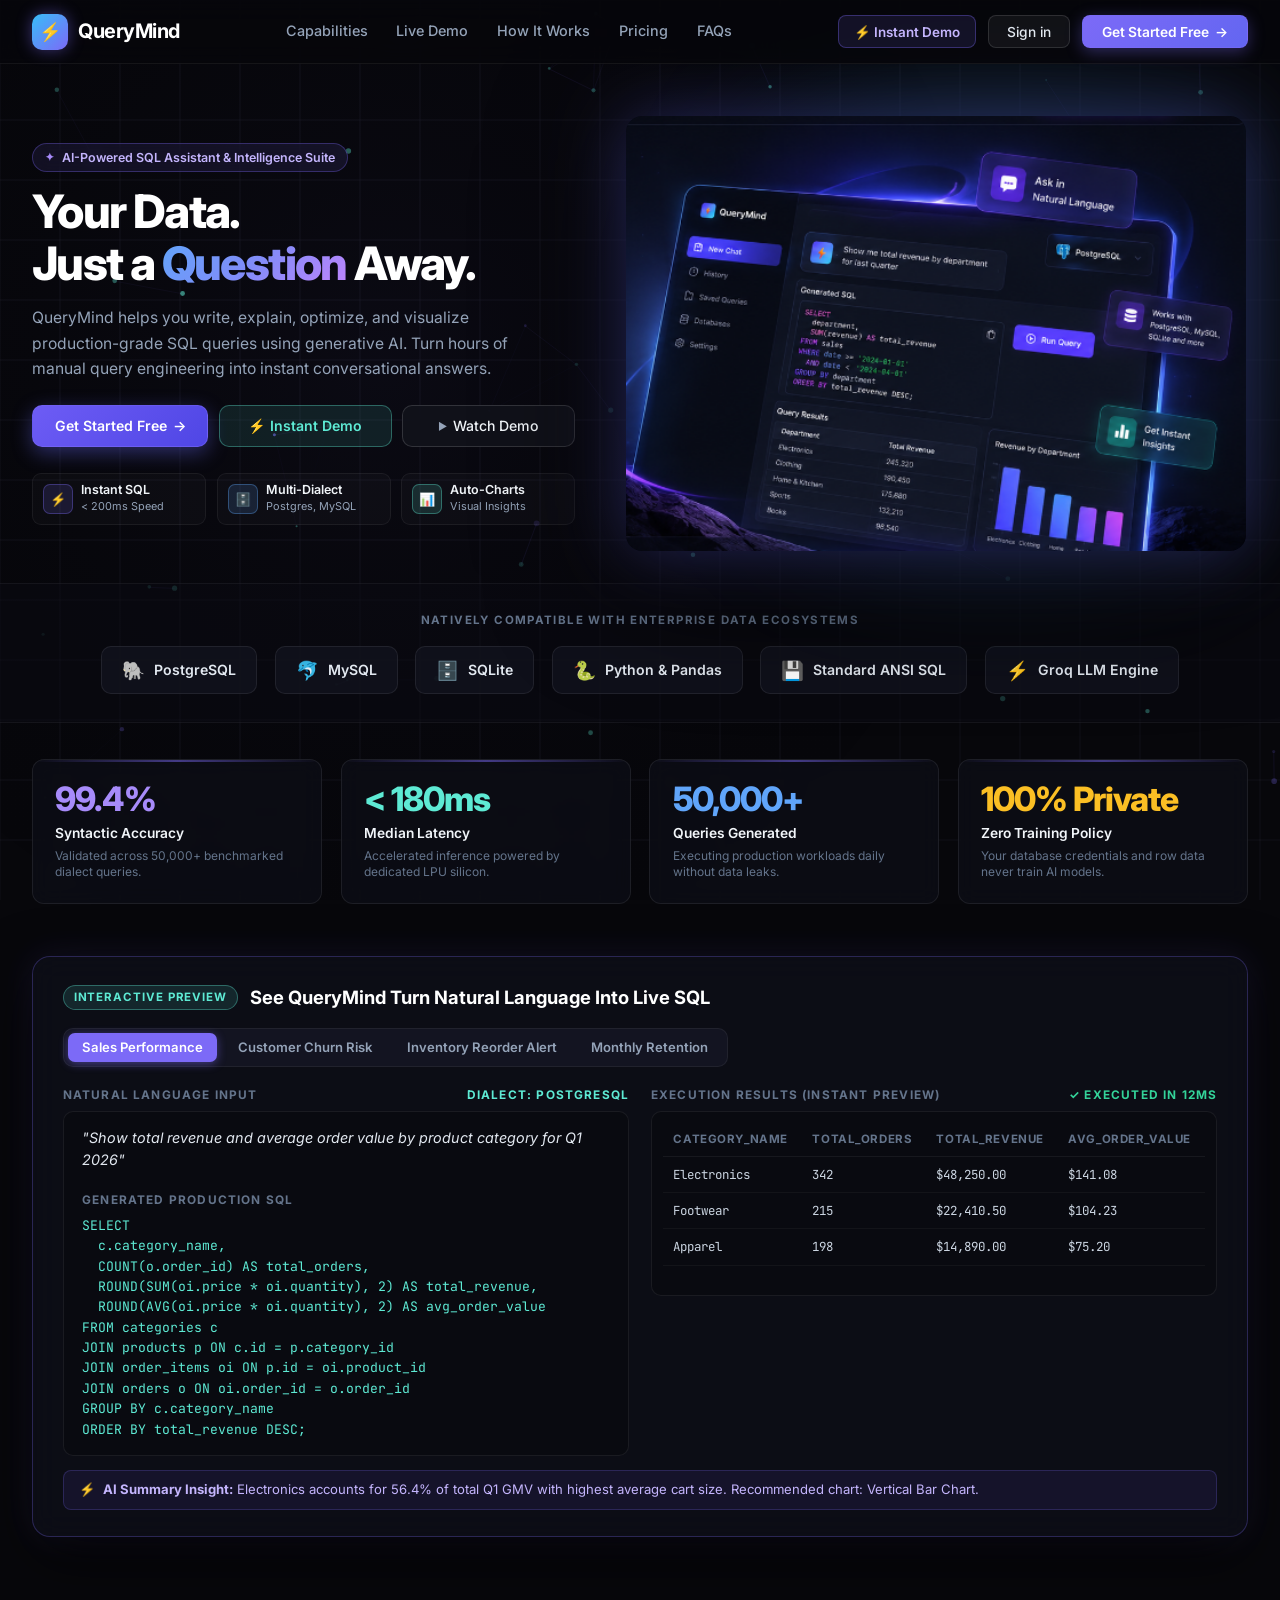
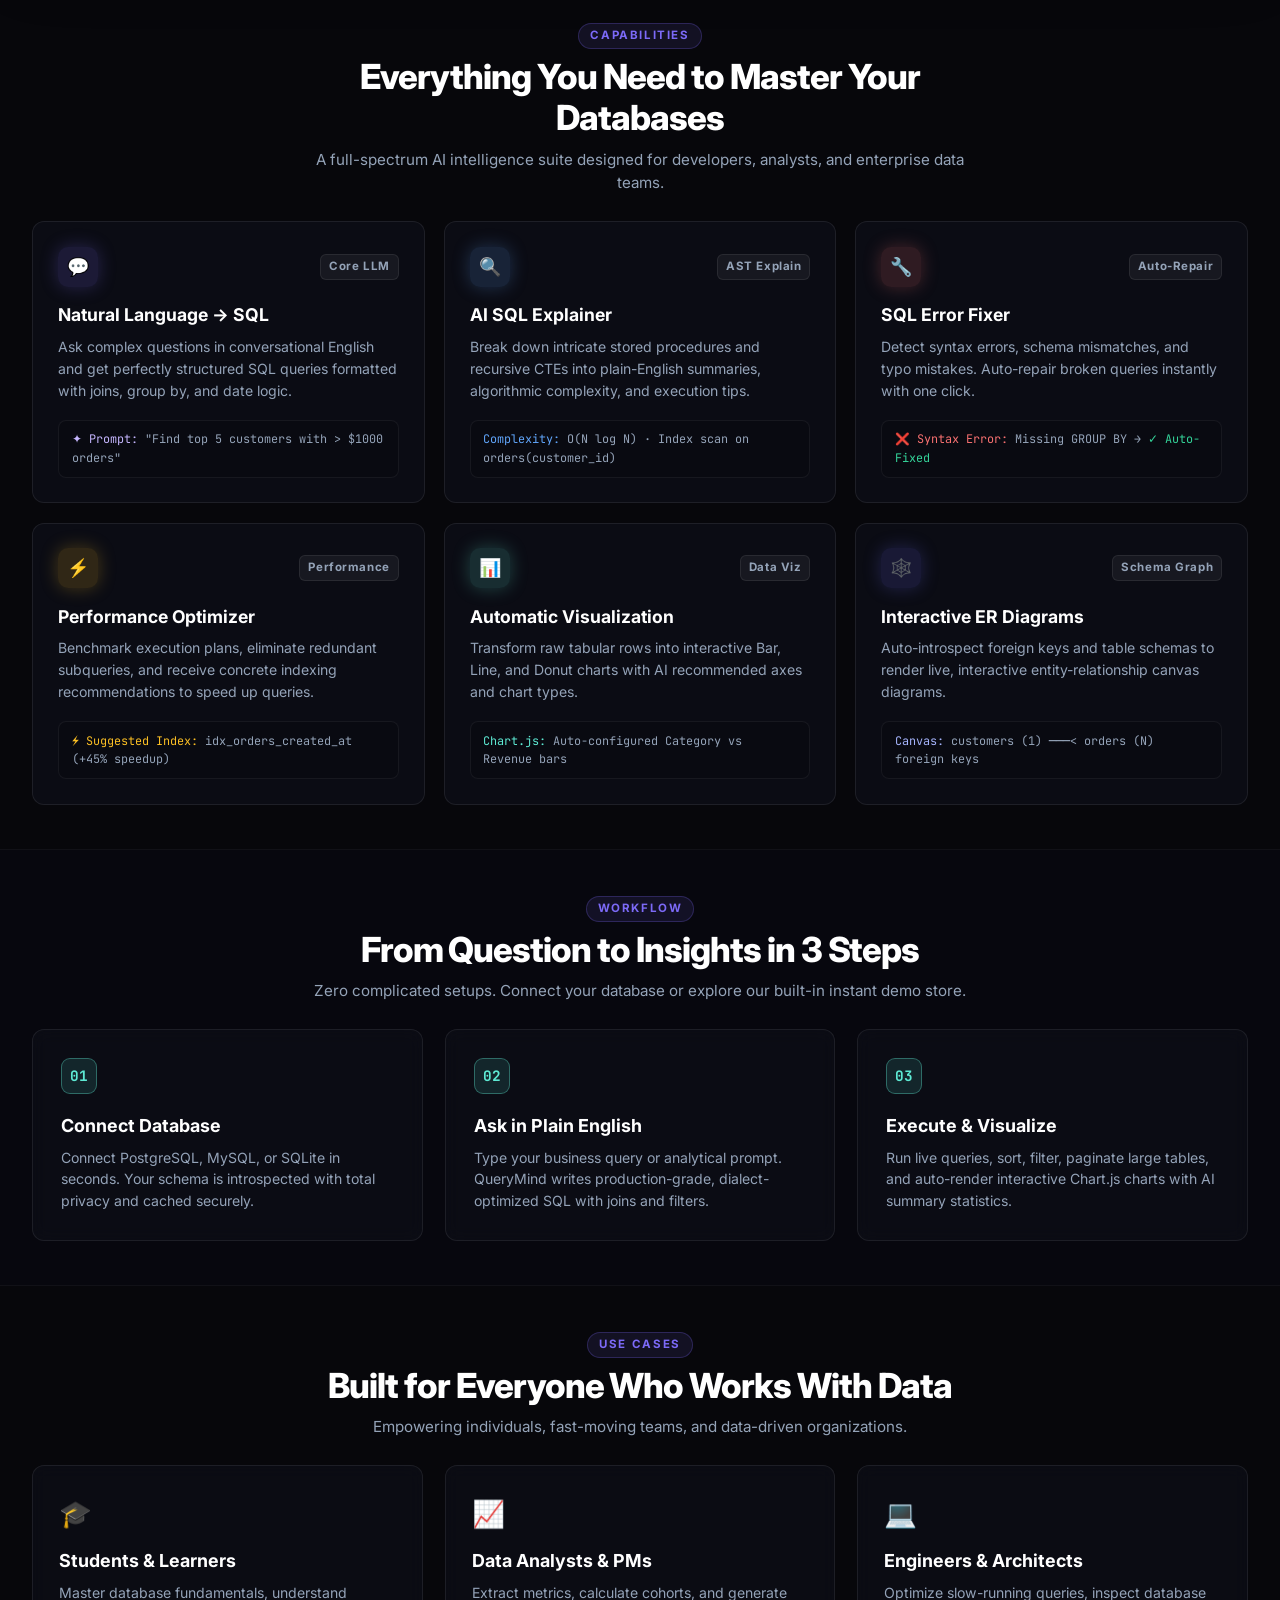
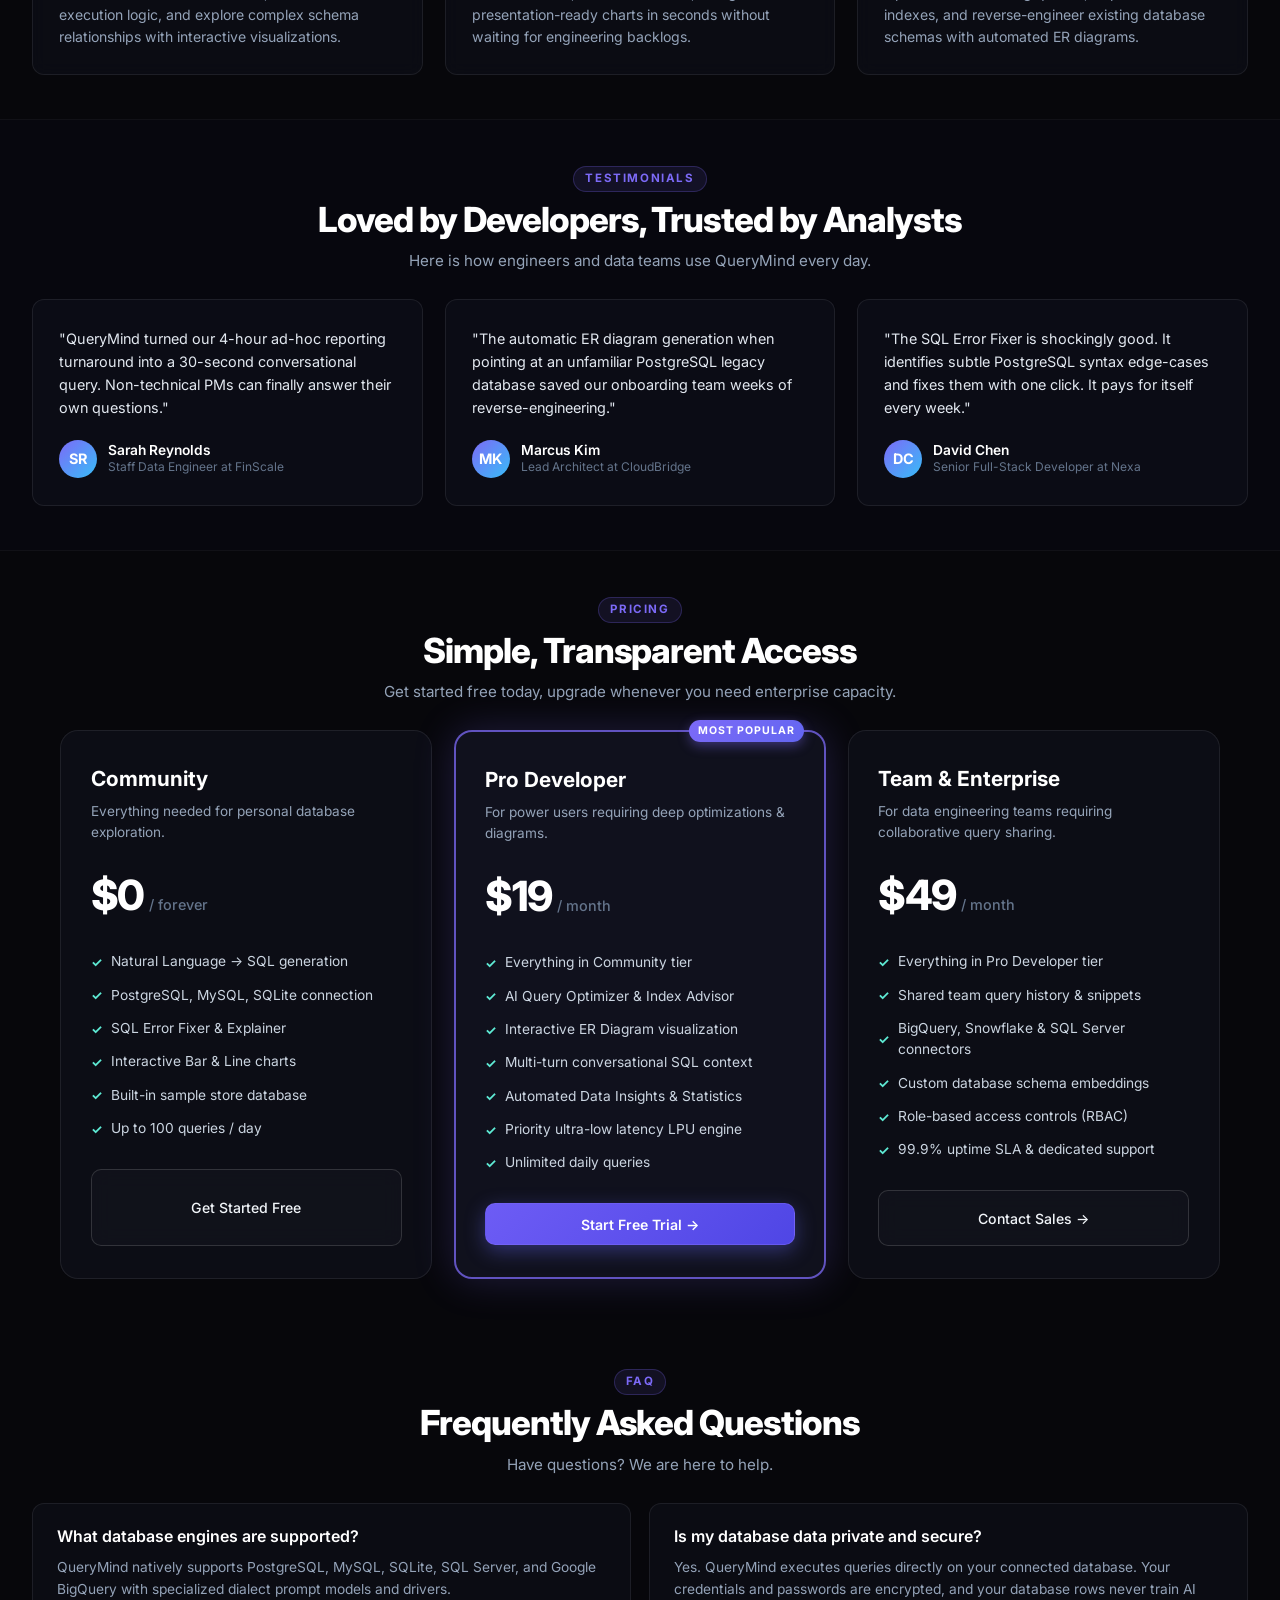
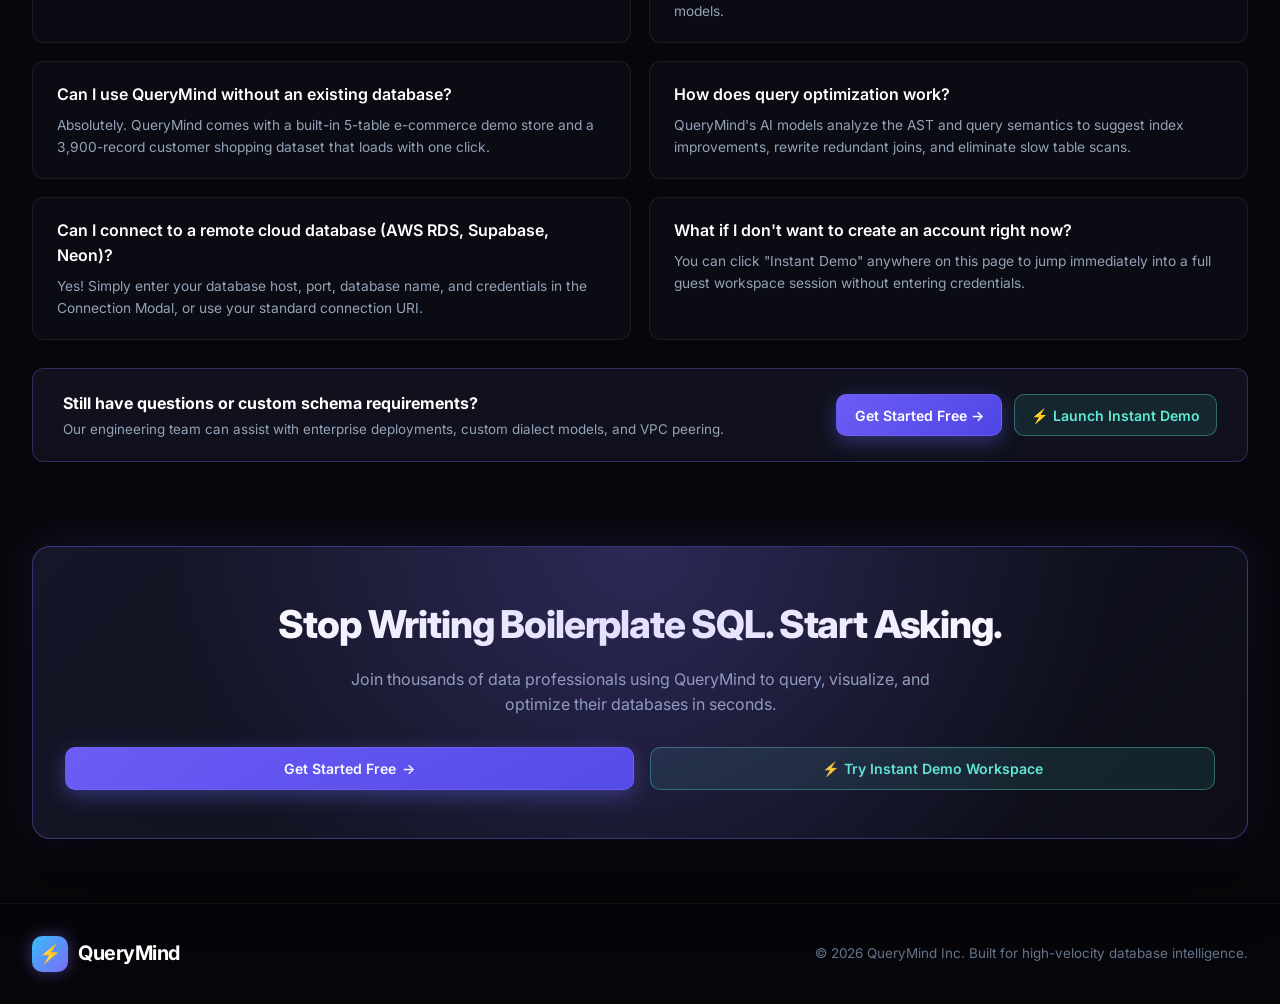
<file: templates/index.html>
<!DOCTYPE html>
<html lang="en">
<head>
  <meta charset="UTF-8"/>
  <meta name="viewport" content="width=device-width, initial-scale=1.0"/>
  <title>QueryMind — Your Data. Just a Question Away.</title>
  <link rel="preconnect" href="https://fonts.googleapis.com"/>
  <link rel="preconnect" href="https://fonts.gstatic.com" crossorigin/>
  <link href="https://fonts.googleapis.com/css2?family=Inter:wght@300;400;500;600;700;800&family=JetBrains+Mono:wght@400;500;600&display=swap" rel="stylesheet"/>
  
  <style>
    /* ─────────────────────────────────────────────────────────────────────────
       QueryMind — Ultra-Clean, Industrial SaaS Landing Page
       100% Responsive, Pixel-Aligned, Zero CSS-Cache Failure Risk
    ───────────────────────────────────────────────────────────────────────── */
    *, *::before, *::after {
      box-sizing: border-box;
      margin: 0;
      padding: 0;
    }

    :root {
      --bg: #07070b;
      --surface: #0e0f18;
      --surface2: #141522;
      --surface3: #1a1b2c;
      --border: #222336;
      --border-light: rgba(255, 255, 255, 0.08);
      --accent: #7c6af7;
      --accent-hover: #6366f1;
      --accent2: #5eead4;
      --accent-blue: #60a5fa;
      --accent-amber: #fbbf24;
      --accent-emerald: #34d399;
      --text: #f8fafc;
      --text2: #94a3b8;
      --text3: #64748b;
      --error: #f87171;
      --radius: 12px;
      --radius-lg: 18px;
      --font: 'Inter', -apple-system, BlinkMacSystemFont, 'Segoe UI', Roboto, sans-serif;
      --mono: 'JetBrains Mono', monospace;
    }

    html {
      scroll-behavior: smooth;
    }

    body.landing-body {
      min-height: 100vh;
      background-color: var(--bg);
      color: var(--text);
      font-family: var(--font);
      overflow-x: hidden;
      position: relative;
      line-height: 1.55;
      -webkit-font-smoothing: antialiased;
    }

    /* ── Live Canvas Background ───────────────────────────────────────────── */
    canvas#bg-canvas {
      position: fixed;
      inset: 0;
      z-index: 0;
      pointer-events: none;
    }

    .floating-code {
      position: fixed;
      inset: 0;
      z-index: 0;
      pointer-events: none;
      overflow: hidden;
      opacity: 0.12;
    }

    .float-snippet {
      position: absolute;
      bottom: -30px;
      font-family: var(--mono);
      font-size: 11px;
      color: var(--accent2);
      white-space: nowrap;
      animation: floatUp linear infinite;
      user-select: none;
    }

    @keyframes floatUp {
      from { transform: translateY(0); opacity: 0.8; }
      to   { transform: translateY(-110vh); opacity: 0; }
    }

    /* ── Layout Container ─────────────────────────────────────────────────── */
    .landing-container {
      position: relative;
      z-index: 1;
      display: flex;
      flex-direction: column;
      min-height: 100vh;
    }

    .content-wrapper {
      width: 100%;
      max-width: 1280px;
      margin: 0 auto;
      padding: 0 2rem;
    }

    /* ── Top Navigation Bar ───────────────────────────────────────────────── */
    .navbar {
      width: 100%;
      position: sticky;
      top: 0;
      z-index: 100;
      backdrop-filter: blur(14px);
      -webkit-backdrop-filter: blur(14px);
      background: rgba(7, 7, 11, 0.85);
      border-bottom: 1px solid rgba(255, 255, 255, 0.06);
    }

    .navbar-inner {
      max-width: 1280px;
      margin: 0 auto;
      padding: 0.85rem 2rem;
      display: flex;
      align-items: center;
      justify-content: space-between;
    }

    .nav-brand {
      display: flex;
      align-items: center;
      gap: 10px;
      cursor: pointer;
      user-select: none;
      text-decoration: none;
    }

    .brand-icon {
      width: 36px;
      height: 36px;
      background: linear-gradient(135deg, #38bdf8 0%, #7c6af7 100%);
      border-radius: 10px;
      display: flex;
      align-items: center;
      justify-content: center;
      font-size: 18px;
      box-shadow: 0 0 16px rgba(124, 106, 247, 0.45);
      color: #fff;
    }

    .brand-name {
      font-size: 1.25rem;
      font-weight: 700;
      letter-spacing: -0.025em;
      color: #fff;
    }

    .nav-links {
      display: flex;
      align-items: center;
      gap: 1.8rem;
    }

    .nav-links a {
      color: var(--text2);
      text-decoration: none;
      font-size: 0.9rem;
      font-weight: 500;
      transition: color 0.2s ease;
    }

    .nav-links a:hover {
      color: #ffffff;
    }

    .nav-actions {
      display: flex;
      align-items: center;
      gap: 0.75rem;
    }

    .btn-nav-demo {
      background: rgba(124, 106, 247, 0.12);
      border: 1px solid rgba(124, 106, 247, 0.35);
      color: #c4b5fd;
      padding: 0.45rem 0.95rem;
      border-radius: 8px;
      font-size: 0.84rem;
      font-weight: 600;
      cursor: pointer;
      font-family: var(--font);
      transition: all 0.2s ease;
      display: flex;
      align-items: center;
      gap: 6px;
    }

    .btn-nav-demo:hover {
      background: rgba(124, 106, 247, 0.25);
      border-color: rgba(124, 106, 247, 0.6);
      color: #fff;
      transform: translateY(-1px);
    }

    .btn-nav-signin {
      background: rgba(255, 255, 255, 0.05);
      border: 1px solid rgba(255, 255, 255, 0.12);
      color: #e2e8f0;
      padding: 0.45rem 1.1rem;
      border-radius: 8px;
      font-size: 0.86rem;
      font-weight: 500;
      cursor: pointer;
      font-family: var(--font);
      transition: all 0.2s ease;
    }

    .btn-nav-signin:hover {
      background: rgba(255, 255, 255, 0.1);
      border-color: rgba(255, 255, 255, 0.25);
      color: #fff;
    }

    .btn-nav-cta {
      background: linear-gradient(135deg, #7c6af7 0%, #6366f1 100%);
      border: 1px solid rgba(124, 106, 247, 0.45);
      color: #fff;
      padding: 0.45rem 1.2rem;
      border-radius: 8px;
      font-size: 0.86rem;
      font-weight: 600;
      cursor: pointer;
      font-family: var(--font);
      display: flex;
      align-items: center;
      gap: 6px;
      box-shadow: 0 4px 16px rgba(124, 106, 247, 0.35);
      transition: all 0.2s ease;
    }

    .btn-nav-cta:hover {
      box-shadow: 0 6px 22px rgba(124, 106, 247, 0.55);
      transform: translateY(-1px);
    }

    /* ── Hero Section (Tight & Symmetrical) ────────────────────────────────── */
    .hero-section {
      padding: 3.25rem 0 2rem;
      position: relative;
    }

    .hero-grid {
      display: grid;
      grid-template-columns: 1fr 1.15fr;
      gap: 3rem;
      align-items: center;
    }

    .hero-content {
      display: flex;
      flex-direction: column;
    }

    .ai-pill {
      display: inline-flex;
      align-items: center;
      gap: 8px;
      background: rgba(124, 106, 247, 0.1);
      border: 1px solid rgba(124, 106, 247, 0.32);
      border-radius: 999px;
      padding: 4px 12px;
      font-size: 0.78rem;
      font-weight: 600;
      color: #c4b5fd;
      width: fit-content;
      margin-bottom: 0.9rem;
      backdrop-filter: blur(8px);
    }

    .pill-sparkle {
      color: #a78bfa;
      font-size: 11px;
    }

    .hero-headline {
      font-size: clamp(2.35rem, 3.6vw, 3.4rem);
      font-weight: 800;
      line-height: 1.12;
      letter-spacing: -0.035em;
      color: #ffffff;
      margin-bottom: 1rem;
    }

    .gradient-text {
      background: linear-gradient(135deg, #60a5fa 0%, #818cf8 50%, #c084fc 100%);
      -webkit-background-clip: text;
      -webkit-text-fill-color: transparent;
      display: inline;
    }

    .hero-subtitle {
      font-size: 0.98rem;
      color: var(--text2);
      line-height: 1.6;
      margin-bottom: 1.5rem;
      max-width: 520px;
    }

    /* 3 CTA Buttons in ONE SINGLE ROW */
    .hero-cta-group {
      display: flex;
      align-items: center;
      gap: 0.65rem;
      margin-bottom: 1.65rem;
      flex-wrap: nowrap;
      width: 100%;
    }

    .btn-hero-primary {
      background: linear-gradient(135deg, #6d5cf5 0%, #4f46e5 100%);
      border: 1px solid rgba(124, 106, 247, 0.45);
      color: #fff;
      padding: 0.72rem 1.1rem;
      border-radius: 10px;
      font-size: 0.88rem;
      font-weight: 600;
      cursor: pointer;
      font-family: var(--font);
      display: flex;
      align-items: center;
      justify-content: center;
      gap: 6px;
      box-shadow: 0 6px 20px rgba(99, 102, 241, 0.4);
      transition: all 0.2s ease;
      white-space: nowrap;
      flex: 1;
    }

    .btn-hero-primary:hover {
      box-shadow: 0 8px 26px rgba(99, 102, 241, 0.55);
      transform: translateY(-2px);
    }

    .btn-hero-instant {
      background: rgba(94, 234, 212, 0.1);
      border: 1px solid rgba(94, 234, 212, 0.35);
      color: #5eead4;
      padding: 0.72rem 1rem;
      border-radius: 10px;
      font-size: 0.88rem;
      font-weight: 600;
      cursor: pointer;
      font-family: var(--font);
      display: flex;
      align-items: center;
      justify-content: center;
      gap: 6px;
      transition: all 0.2s ease;
      white-space: nowrap;
      flex: 1;
    }

    .btn-hero-instant:hover {
      background: rgba(94, 234, 212, 0.2);
      border-color: rgba(94, 234, 212, 0.6);
      transform: translateY(-2px);
      box-shadow: 0 0 20px rgba(94, 234, 212, 0.25);
    }

    .btn-hero-secondary {
      background: rgba(18, 19, 28, 0.85);
      border: 1px solid rgba(255, 255, 255, 0.14);
      color: #f1f5f9;
      padding: 0.72rem 1rem;
      border-radius: 10px;
      font-size: 0.88rem;
      font-weight: 500;
      cursor: pointer;
      font-family: var(--font);
      display: flex;
      align-items: center;
      justify-content: center;
      gap: 6px;
      backdrop-filter: blur(10px);
      transition: all 0.2s ease;
      white-space: nowrap;
      flex: 1;
    }

    .btn-hero-secondary:hover {
      background: rgba(28, 30, 44, 0.95);
      border-color: rgba(255, 255, 255, 0.25);
      transform: translateY(-1px);
    }

    .play-icon {
      font-size: 10px;
      color: #94a3b8;
    }

    /* 3 Feature Highlight items in ONE SINGLE ROW */
    .hero-feature-row {
      display: grid;
      grid-template-columns: repeat(3, 1fr);
      gap: 0.65rem;
      width: 100%;
    }

    .hero-feature-item {
      display: flex;
      align-items: center;
      gap: 8px;
      min-width: 0;
      background: rgba(255, 255, 255, 0.025);
      border: 1px solid rgba(255, 255, 255, 0.06);
      border-radius: 9px;
      padding: 0.55rem 0.65rem;
      transition: all 0.2s ease;
    }

    .hero-feature-item:hover {
      background: rgba(255, 255, 255, 0.04);
      border-color: rgba(255, 255, 255, 0.12);
    }

    .feature-icon-box {
      width: 30px;
      height: 30px;
      border-radius: 7px;
      display: flex;
      align-items: center;
      justify-content: center;
      font-size: 13px;
      flex-shrink: 0;
    }

    .bolt-box {
      background: rgba(124, 106, 247, 0.14);
      border: 1px solid rgba(124, 106, 247, 0.35);
      color: #a78bfa;
    }

    .db-box {
      background: rgba(96, 165, 250, 0.14);
      border: 1px solid rgba(96, 165, 250, 0.35);
      color: #60a5fa;
    }

    .chart-box {
      background: rgba(94, 234, 212, 0.14);
      border: 1px solid rgba(94, 234, 212, 0.35);
      color: #5eead4;
    }

    .feature-text {
      display: flex;
      flex-direction: column;
      overflow: hidden;
    }

    .feature-title {
      font-size: 0.78rem;
      font-weight: 600;
      color: #f1f5f9;
      line-height: 1.2;
      white-space: nowrap;
    }

    .feature-sub {
      font-size: 0.68rem;
      color: var(--text2);
      white-space: nowrap;
    }

    /* Hero Right: 3D Mockup */
    .hero-preview-wrapper {
      position: relative;
      display: flex;
      align-items: center;
      justify-content: center;
    }

    .glow-aura {
      position: absolute;
      inset: -20px;
      background: radial-gradient(circle at 60% 45%, rgba(99, 102, 241, 0.38) 0%, rgba(56, 189, 248, 0.22) 35%, transparent 70%);
      filter: blur(55px);
      z-index: 0;
      pointer-events: none;
    }

    .hero-mockup-img {
      position: relative;
      z-index: 1;
      width: 100%;
      height: auto;
      max-width: 620px;
      border-radius: 16px;
      filter: drop-shadow(0 0 35px rgba(99, 102, 241, 0.35)) drop-shadow(0 25px 60px rgba(0, 0, 0, 0.85));
      transition: transform 0.4s ease, filter 0.4s ease;
      cursor: pointer;
    }

    .hero-mockup-img:hover {
      transform: translateY(-3px) scale(1.01);
      filter: drop-shadow(0 0 45px rgba(124, 106, 247, 0.55)) drop-shadow(0 30px 70px rgba(0, 0, 0, 0.9));
    }

    /* ── Trust Section ────────────────────────────────────────────────────── */
    .trust-section {
      padding: 1.75rem 0;
      border-top: 1px solid rgba(255, 255, 255, 0.05);
      border-bottom: 1px solid rgba(255, 255, 255, 0.05);
      background: rgba(10, 11, 18, 0.5);
    }

    .trust-title {
      font-size: 0.72rem;
      font-weight: 700;
      letter-spacing: 0.12em;
      color: var(--text3);
      text-align: center;
      margin-bottom: 1rem;
      text-transform: uppercase;
    }

    .trust-badges-row {
      display: flex;
      align-items: center;
      justify-content: center;
      gap: 1.1rem;
      flex-wrap: wrap;
    }

    .trust-badge-card {
      display: flex;
      align-items: center;
      gap: 9px;
      background: rgba(18, 19, 30, 0.8);
      border: 1px solid rgba(255, 255, 255, 0.08);
      border-radius: 10px;
      padding: 0.55rem 1.25rem;
      font-size: 0.88rem;
      font-weight: 600;
      color: #e2e8f0;
      transition: all 0.25s ease;
      user-select: none;
    }

    .trust-badge-card:hover {
      border-color: rgba(124, 106, 247, 0.45);
      background: rgba(26, 28, 44, 0.95);
      transform: translateY(-2px);
      box-shadow: 0 4px 18px rgba(0, 0, 0, 0.4), 0 0 16px rgba(124, 106, 247, 0.2);
    }

    .trust-icon {
      font-size: 1.15rem;
    }

    /* ── Industrial KPI Metric Ribbon ─────────────────────────────────────── */
    .kpi-section {
      padding: 2.25rem 0 1.5rem;
    }

    .kpi-grid {
      display: grid;
      grid-template-columns: repeat(4, 1fr);
      gap: 1.15rem;
    }

    .kpi-card {
      background: rgba(14, 15, 24, 0.7);
      border: 1px solid rgba(255, 255, 255, 0.08);
      border-radius: var(--radius);
      padding: 1.35rem 1.4rem;
      display: flex;
      flex-direction: column;
      position: relative;
      overflow: hidden;
      backdrop-filter: blur(10px);
      transition: all 0.3s ease;
    }

    .kpi-card:hover {
      border-color: rgba(124, 106, 247, 0.35);
      transform: translateY(-2px);
      box-shadow: 0 12px 30px rgba(0, 0, 0, 0.5);
    }

    .kpi-card::before {
      content: '';
      position: absolute;
      top: 0;
      left: 0;
      right: 0;
      height: 2px;
      background: linear-gradient(90deg, transparent, var(--accent), transparent);
      opacity: 0.5;
    }

    .kpi-number {
      font-size: 2.1rem;
      font-weight: 800;
      letter-spacing: -0.03em;
      line-height: 1.1;
      margin-bottom: 0.3rem;
      font-family: var(--font);
    }

    .kpi-purple { color: #a78bfa; }
    .kpi-teal   { color: #5eead4; }
    .kpi-blue   { color: #60a5fa; }
    .kpi-amber  { color: #fbbf24; }

    .kpi-label {
      font-size: 0.86rem;
      font-weight: 600;
      color: #f1f5f9;
      margin-bottom: 0.2rem;
    }

    .kpi-desc {
      font-size: 0.75rem;
      color: var(--text3);
      line-height: 1.4;
    }

    /* ── Interactive Playground Terminal Widget ───────────────────────────── */
    .sandbox-section {
      padding: 1.75rem 0 2.5rem;
    }

    .sandbox-card {
      background: rgba(14, 15, 24, 0.85);
      border: 1px solid rgba(124, 106, 247, 0.28);
      border-radius: var(--radius-lg);
      padding: 1.65rem 1.85rem;
      box-shadow: 0 20px 60px rgba(0, 0, 0, 0.6), 0 0 35px rgba(124, 106, 247, 0.12);
      backdrop-filter: blur(14px);
    }

    .sandbox-header {
      display: flex;
      align-items: center;
      justify-content: space-between;
      margin-bottom: 1.15rem;
      flex-wrap: wrap;
      gap: 1rem;
    }

    .sandbox-title-wrap {
      display: flex;
      align-items: center;
      gap: 12px;
    }

    .sandbox-badge {
      background: rgba(94, 234, 212, 0.12);
      border: 1px solid rgba(94, 234, 212, 0.35);
      color: #5eead4;
      font-size: 0.72rem;
      font-weight: 700;
      letter-spacing: 0.08em;
      text-transform: uppercase;
      padding: 3px 10px;
      border-radius: 999px;
    }

    .sandbox-title {
      font-size: 1.15rem;
      font-weight: 700;
      color: #fff;
    }

    .sandbox-tabs {
      display: flex;
      align-items: center;
      gap: 6px;
      background: rgba(22, 23, 37, 0.8);
      padding: 4px;
      border-radius: 10px;
      border: 1px solid rgba(255, 255, 255, 0.06);
    }

    .sandbox-tab {
      background: transparent;
      border: none;
      color: var(--text2);
      padding: 0.42rem 0.9rem;
      font-size: 0.82rem;
      font-weight: 600;
      cursor: pointer;
      border-radius: 7px;
      transition: all 0.2s ease;
      font-family: var(--font);
    }

    .sandbox-tab:hover {
      color: #fff;
    }

    .sandbox-tab.active {
      background: var(--accent);
      color: #fff;
      box-shadow: 0 2px 10px rgba(124, 106, 247, 0.45);
    }

    .sandbox-body {
      display: grid;
      grid-template-columns: 1fr 1fr;
      gap: 1.35rem;
    }

    .sandbox-pane {
      display: flex;
      flex-direction: column;
    }

    .pane-label {
      font-size: 0.74rem;
      font-weight: 700;
      letter-spacing: 0.1em;
      color: var(--text3);
      text-transform: uppercase;
      margin-bottom: 0.45rem;
      display: flex;
      align-items: center;
      justify-content: space-between;
    }

    .pane-box {
      background: #090a10;
      border: 1px solid rgba(255, 255, 255, 0.07);
      border-radius: 10px;
      padding: 0.95rem 1.15rem;
      min-height: 185px;
      display: flex;
      flex-direction: column;
    }

    .nl-input-display {
      font-size: 0.9rem;
      color: #e2e8f0;
      line-height: 1.5;
      font-style: italic;
      margin-bottom: 0.75rem;
    }

    .sql-code-display {
      font-family: var(--mono);
      font-size: 0.82rem;
      color: #5eead4;
      line-height: 1.55;
      white-space: pre-wrap;
      overflow-x: auto;
      flex: 1;
    }

    .pane-table-box {
      background: #090a10;
      border: 1px solid rgba(255, 255, 255, 0.07);
      border-radius: 10px;
      padding: 0.7rem;
      min-height: 185px;
      display: flex;
      flex-direction: column;
    }

    .mini-data-table {
      width: 100%;
      border-collapse: collapse;
      font-size: 0.8rem;
    }

    .mini-data-table th {
      text-align: left;
      padding: 0.45rem 0.65rem;
      color: var(--text3);
      font-size: 0.72rem;
      text-transform: uppercase;
      letter-spacing: 0.05em;
      border-bottom: 1px solid rgba(255, 255, 255, 0.06);
    }

    .mini-data-table td {
      padding: 0.5rem 0.65rem;
      color: #cbd5e1;
      border-bottom: 1px solid rgba(255, 255, 255, 0.04);
      font-family: var(--mono);
      font-size: 0.78rem;
    }

    .sandbox-footer-insight {
      margin-top: 0.85rem;
      background: rgba(124, 106, 247, 0.09);
      border: 1px solid rgba(124, 106, 247, 0.22);
      border-radius: 8px;
      padding: 0.55rem 0.95rem;
      font-size: 0.82rem;
      color: #c4b5fd;
      display: flex;
      align-items: center;
      gap: 8px;
    }

    /* ── Showcase Section Standards (No Blank Space) ──────────────────────── */
    .section-wrap {
      padding: 2.75rem 0;
    }

    .section-header {
      text-align: center;
      max-width: 680px;
      margin: 0 auto 1.65rem;
    }

    .section-badge {
      font-size: 0.72rem;
      font-weight: 700;
      letter-spacing: 0.14em;
      color: var(--accent);
      text-transform: uppercase;
      margin-bottom: 0.45rem;
      display: inline-block;
      padding: 3px 11px;
      background: rgba(124, 106, 247, 0.1);
      border: 1px solid rgba(124, 106, 247, 0.25);
      border-radius: 999px;
    }

    .section-title {
      font-size: clamp(1.8rem, 2.7vw, 2.35rem);
      font-weight: 800;
      letter-spacing: -0.03em;
      color: #fff;
      margin-bottom: 0.55rem;
      line-height: 1.2;
    }

    .section-sub {
      font-size: 0.95rem;
      color: var(--text2);
      line-height: 1.55;
    }

    /* ── Features Grid (Bento Style) ──────────────────────────────────────── */
    .features-grid {
      display: grid;
      grid-template-columns: repeat(3, 1fr);
      gap: 1.2rem;
    }

    .feature-card {
      background: rgba(14, 15, 24, 0.75);
      border: 1px solid rgba(255, 255, 255, 0.08);
      border-radius: var(--radius);
      padding: 1.55rem;
      transition: all 0.3s ease;
      backdrop-filter: blur(8px);
      display: flex;
      flex-direction: column;
      position: relative;
    }

    .feature-card:hover {
      border-color: rgba(124, 106, 247, 0.4);
      transform: translateY(-3px);
      box-shadow: 0 16px 40px rgba(0, 0, 0, 0.4), 0 0 30px rgba(124, 106, 247, 0.12);
    }

    .f-header-row {
      display: flex;
      align-items: center;
      justify-content: space-between;
      margin-bottom: 0.9rem;
    }

    .f-icon {
      width: 40px;
      height: 40px;
      border-radius: 10px;
      display: flex;
      align-items: center;
      justify-content: center;
      font-size: 18px;
    }

    .purple-glow { background: rgba(124, 106, 247, 0.15); color: #c4b5fd; box-shadow: 0 0 18px rgba(124, 106, 247, 0.25); }
    .blue-glow   { background: rgba(96, 165, 250, 0.15); color: #93c5fd; box-shadow: 0 0 18px rgba(96, 165, 250, 0.25); }
    .red-glow    { background: rgba(248, 113, 113, 0.15); color: #fca5a5; box-shadow: 0 0 18px rgba(248, 113, 113, 0.25); }
    .amber-glow  { background: rgba(251, 191, 36, 0.15); color: #fde68a; box-shadow: 0 0 18px rgba(251, 191, 36, 0.25); }
    .teal-glow   { background: rgba(94, 234, 212, 0.15); color: #5eead4; box-shadow: 0 0 18px rgba(94, 234, 212, 0.25); }
    .indigo-glow { background: rgba(99, 102, 241, 0.15); color: #a5b4fc; box-shadow: 0 0 18px rgba(99, 102, 241, 0.25); }

    .f-tag {
      font-size: 0.72rem;
      font-weight: 700;
      letter-spacing: 0.05em;
      padding: 3px 8px;
      border-radius: 6px;
      background: rgba(255, 255, 255, 0.05);
      border: 1px solid rgba(255, 255, 255, 0.08);
      color: var(--text2);
    }

    .feature-card h3 {
      font-size: 1.1rem;
      font-weight: 700;
      color: #fff;
      margin-bottom: 0.45rem;
    }

    .feature-card p {
      font-size: 0.88rem;
      color: var(--text2);
      line-height: 1.55;
      margin-bottom: 1.15rem;
      flex: 1;
    }

    .f-micro-visual {
      background: #090a11;
      border: 1px solid rgba(255, 255, 255, 0.06);
      border-radius: 8px;
      padding: 0.6rem 0.8rem;
      font-family: var(--mono);
      font-size: 0.74rem;
      color: #94a3b8;
    }

    /* ── How It Works Grid ────────────────────────────────────────────────── */
    .steps-grid {
      display: grid;
      grid-template-columns: repeat(3, 1fr);
      gap: 1.35rem;
    }

    .step-card {
      background: rgba(14, 15, 24, 0.7);
      border: 1px solid rgba(255, 255, 255, 0.08);
      border-radius: var(--radius);
      padding: 1.75rem;
      position: relative;
      backdrop-filter: blur(8px);
      transition: all 0.3s ease;
    }

    .step-card:hover {
      border-color: rgba(94, 234, 212, 0.35);
      transform: translateY(-3px);
      box-shadow: 0 16px 36px rgba(0, 0, 0, 0.4);
    }

    .step-badge {
      width: 36px;
      height: 36px;
      border-radius: 9px;
      background: rgba(94, 234, 212, 0.12);
      border: 1px solid rgba(94, 234, 212, 0.35);
      color: #5eead4;
      display: flex;
      align-items: center;
      justify-content: center;
      font-size: 0.9rem;
      font-weight: 700;
      font-family: var(--mono);
      margin-bottom: 1.1rem;
    }

    .step-card h3 {
      font-size: 1.12rem;
      font-weight: 700;
      color: #fff;
      margin-bottom: 0.45rem;
    }

    .step-card p {
      font-size: 0.88rem;
      color: var(--text2);
      line-height: 1.55;
    }

    /* ── Use Cases Grid ───────────────────────────────────────────────────── */
    .usecase-grid {
      display: grid;
      grid-template-columns: repeat(3, 1fr);
      gap: 1.35rem;
    }

    .usecase-card {
      background: rgba(14, 15, 24, 0.7);
      border: 1px solid rgba(255, 255, 255, 0.08);
      border-radius: var(--radius);
      padding: 1.65rem;
      transition: all 0.3s ease;
      backdrop-filter: blur(8px);
    }

    .usecase-card:hover {
      border-color: rgba(96, 165, 250, 0.35);
      transform: translateY(-3px);
    }

    .usecase-icon {
      font-size: 1.65rem;
      margin-bottom: 0.85rem;
    }

    .usecase-card h3 {
      font-size: 1.12rem;
      font-weight: 700;
      color: #fff;
      margin-bottom: 0.45rem;
    }

    .usecase-card p {
      font-size: 0.88rem;
      color: var(--text2);
      line-height: 1.55;
    }

    /* ── Testimonials (Wall of Love) ──────────────────────────────────────── */
    .testimonials-section {
      padding: 2.75rem 0;
    }

    .testimonials-grid {
      display: grid;
      grid-template-columns: repeat(3, 1fr);
      gap: 1.35rem;
    }

    .testi-card {
      background: rgba(14, 15, 24, 0.75);
      border: 1px solid rgba(255, 255, 255, 0.08);
      border-radius: var(--radius);
      padding: 1.65rem;
      display: flex;
      flex-direction: column;
      justify-content: space-between;
      backdrop-filter: blur(8px);
      transition: all 0.3s ease;
    }

    .testi-card:hover {
      border-color: rgba(124, 106, 247, 0.35);
      transform: translateY(-3px);
    }

    .testi-quote {
      font-size: 0.9rem;
      color: #e2e8f0;
      line-height: 1.6;
      margin-bottom: 1.35rem;
    }

    .testi-author {
      display: flex;
      align-items: center;
      gap: 11px;
    }

    .testi-avatar {
      width: 38px;
      height: 38px;
      border-radius: 50%;
      background: linear-gradient(135deg, #7c6af7 0%, #38bdf8 100%);
      display: flex;
      align-items: center;
      justify-content: center;
      font-weight: 700;
      font-size: 0.9rem;
      color: #fff;
    }

    .author-name {
      font-size: 0.86rem;
      font-weight: 600;
      color: #fff;
      line-height: 1.2;
    }

    .author-role {
      font-size: 0.75rem;
      color: var(--text3);
    }

    /* ── Pricing Grid (3-Tier Industrial Architecture) ────────────────────── */
    .pricing-grid {
      display: grid;
      grid-template-columns: repeat(3, 1fr);
      gap: 1.35rem;
      align-items: stretch;
      max-width: 1160px;
      margin: 0 auto;
    }

    .pricing-card {
      background: rgba(14, 15, 24, 0.8);
      border: 1px solid rgba(255, 255, 255, 0.08);
      border-radius: var(--radius-lg);
      padding: 2rem 1.85rem;
      display: flex;
      flex-direction: column;
      position: relative;
      backdrop-filter: blur(10px);
      transition: all 0.3s ease;
    }

    .pricing-card:hover {
      border-color: rgba(124, 106, 247, 0.35);
      transform: translateY(-3px);
      box-shadow: 0 16px 45px rgba(0, 0, 0, 0.5);
    }

    .pricing-card.featured {
      background: rgba(18, 19, 32, 0.92);
      border: 2px solid rgba(124, 106, 247, 0.75);
      box-shadow: 0 0 40px rgba(124, 106, 247, 0.22);
    }

    .pricing-badge {
      position: absolute;
      top: -12px;
      right: 20px;
      background: linear-gradient(135deg, #7c6af7 0%, #6366f1 100%);
      color: #fff;
      font-size: 0.66rem;
      font-weight: 700;
      letter-spacing: 0.09em;
      padding: 3px 9px;
      border-radius: 999px;
      box-shadow: 0 4px 12px rgba(124, 106, 247, 0.4);
    }

    .pricing-title {
      font-size: 1.3rem;
      font-weight: 700;
      color: #fff;
      margin-bottom: 0.35rem;
    }

    .pricing-desc {
      font-size: 0.85rem;
      color: var(--text2);
      margin-bottom: 1.25rem;
      min-height: 38px;
    }

    .pricing-price {
      font-size: 2.6rem;
      font-weight: 800;
      color: #fff;
      letter-spacing: -0.04em;
      margin-bottom: 1.5rem;
      display: flex;
      align-items: baseline;
      gap: 6px;
    }

    .pricing-price span {
      font-size: 0.9rem;
      font-weight: 500;
      color: var(--text3);
      letter-spacing: 0;
    }

    .pricing-features {
      list-style: none;
      display: flex;
      flex-direction: column;
      gap: 0.75rem;
      margin-bottom: 1.85rem;
      flex: 1;
    }

    .pricing-features li {
      display: flex;
      align-items: center;
      gap: 9px;
      font-size: 0.86rem;
      color: #cbd5e1;
    }

    .check-icon {
      color: var(--accent2);
      font-weight: 700;
      font-size: 13px;
    }

    /* ── FAQs Section (Balanced 2-Column Grid) ────────────────────────────── */
    .faq-grid {
      display: grid;
      grid-template-columns: repeat(2, 1fr);
      gap: 1.15rem;
      margin-bottom: 1.75rem;
    }

    .faq-item {
      background: rgba(14, 15, 24, 0.7);
      border: 1px solid rgba(255, 255, 255, 0.08);
      border-radius: var(--radius);
      padding: 1.25rem 1.5rem;
      transition: all 0.25s ease;
      display: flex;
      flex-direction: column;
    }

    .faq-item:hover {
      border-color: rgba(255, 255, 255, 0.16);
      background: rgba(20, 22, 34, 0.85);
      transform: translateY(-2px);
    }

    .faq-item h4 {
      font-size: 1rem;
      font-weight: 600;
      color: #fff;
      margin-bottom: 0.45rem;
    }

    .faq-item p {
      font-size: 0.86rem;
      color: var(--text2);
      line-height: 1.6;
    }

    .faq-bottom-banner {
      background: rgba(18, 19, 32, 0.85);
      border: 1px solid rgba(124, 106, 247, 0.3);
      border-radius: var(--radius);
      padding: 1.35rem 1.85rem;
      display: flex;
      align-items: center;
      justify-content: space-between;
      gap: 1.5rem;
      flex-wrap: wrap;
      backdrop-filter: blur(10px);
    }

    .faq-bottom-banner strong {
      font-size: 1rem;
      color: #fff;
      display: block;
      margin-bottom: 0.2rem;
    }

    .faq-bottom-banner p {
      font-size: 0.84rem;
      color: var(--text2);
    }

    .faq-bottom-actions {
      display: flex;
      align-items: center;
      gap: 0.75rem;
    }

    /* ── High-Impact Pre-Footer CTA Banner ────────────────────────────────── */
    .cta-banner-section {
      padding: 2.5rem 0 4rem;
    }

    .cta-banner-card {
      background: linear-gradient(135deg, rgba(22, 24, 42, 0.95) 0%, rgba(13, 14, 24, 0.95) 100%);
      border: 1px solid rgba(124, 106, 247, 0.4);
      border-radius: var(--radius-lg);
      padding: 3rem 2rem;
      text-align: center;
      position: relative;
      overflow: hidden;
      box-shadow: 0 25px 70px rgba(0, 0, 0, 0.7), 0 0 50px rgba(124, 106, 247, 0.18);
    }

    .cta-banner-card::before {
      content: '';
      position: absolute;
      inset: 0;
      background: radial-gradient(circle at 50% 0%, rgba(124, 106, 247, 0.25) 0%, transparent 70%);
      pointer-events: none;
    }

    .cta-title {
      font-size: clamp(1.9rem, 3vw, 2.5rem);
      font-weight: 800;
      letter-spacing: -0.03em;
      color: #fff;
      margin-bottom: 0.75rem;
    }

    .cta-subtitle {
      font-size: 1rem;
      color: var(--text2);
      max-width: 580px;
      margin: 0 auto 1.85rem;
      line-height: 1.6;
    }

    .cta-button-group {
      display: flex;
      align-items: center;
      justify-content: center;
      gap: 1rem;
      flex-wrap: wrap;
    }

    /* ── Footer ───────────────────────────────────────────────────────────── */
    .footer {
      border-top: 1px solid rgba(255, 255, 255, 0.06);
      background: rgba(7, 7, 11, 0.9);
      padding: 2rem 0;
    }

    .footer-inner {
      display: flex;
      align-items: center;
      justify-content: space-between;
      flex-wrap: wrap;
      gap: 1rem;
    }

    .footer-brand {
      display: flex;
      align-items: center;
      gap: 10px;
    }

    .footer-copy {
      font-size: 0.84rem;
      color: var(--text3);
    }

    /* ── Auth Modal Dialog (100% Reliable & Centered) ─────────────────────── */
    .auth-modal-overlay,
    .demo-modal-overlay {
      position: fixed;
      inset: 0;
      z-index: 999999;
      background: rgba(3, 4, 7, 0.85);
      backdrop-filter: blur(14px);
      -webkit-backdrop-filter: blur(14px);
      display: flex;
      align-items: center;
      justify-content: center;
      padding: 1.5rem;
      animation: fadeIn 0.2s ease both;
    }

    .auth-modal-dialog {
      width: 100%;
      max-width: 440px;
      background: #0e0f18;
      border: 1px solid rgba(124, 106, 247, 0.4);
      border-radius: 18px;
      padding: 2.25rem;
      box-shadow: 0 25px 70px rgba(0, 0, 0, 0.85), 0 0 50px rgba(124, 106, 247, 0.25);
      position: relative;
      animation: modalZoom 0.25s cubic-bezier(0.16, 1, 0.3, 1) both;
    }

    .modal-close-btn {
      position: absolute;
      top: 16px;
      right: 16px;
      width: 32px;
      height: 32px;
      background: rgba(255, 255, 255, 0.05);
      border: 1px solid rgba(255, 255, 255, 0.1);
      border-radius: 8px;
      color: var(--text2);
      font-size: 14px;
      display: flex;
      align-items: center;
      justify-content: center;
      cursor: pointer;
      transition: all 0.2s;
    }

    .modal-close-btn:hover {
      background: rgba(255, 255, 255, 0.15);
      color: #fff;
    }

    .modal-brand {
      margin: 0 auto 1rem;
    }

    .tab-bar {
      display: flex;
      position: relative;
      background: #141522;
      border-radius: 10px;
      padding: 4px;
      margin-bottom: 1.5rem;
      border: 1px solid rgba(255, 255, 255, 0.06);
    }

    .tab {
      flex: 1;
      padding: 0.55rem;
      border: none;
      background: transparent;
      color: var(--text2);
      font-size: 0.88rem;
      font-weight: 600;
      cursor: pointer;
      border-radius: 8px;
      transition: color 0.2s;
      z-index: 1;
      font-family: var(--font);
    }

    .tab.active {
      color: #fff;
    }

    .tab-slider {
      position: absolute;
      top: 4px;
      bottom: 4px;
      left: 4px;
      width: calc(50% - 4px);
      background: var(--accent);
      border-radius: 8px;
      transition: transform 0.25s cubic-bezier(0.16, 1, 0.3, 1);
      box-shadow: 0 2px 10px rgba(124, 106, 247, 0.5);
    }

    .tab-slider.right {
      transform: translateX(100%);
    }

    .form-headline {
      font-size: 1.15rem;
      font-weight: 700;
      color: #fff;
      margin-bottom: 1.25rem;
      text-align: center;
    }

    .field {
      margin-bottom: 1rem;
    }

    .field label {
      display: block;
      font-size: 0.8rem;
      font-weight: 600;
      color: #cbd5e1;
      margin-bottom: 0.4rem;
    }

    .field input {
      width: 100%;
      background: #141522;
      border: 1px solid rgba(255, 255, 255, 0.1);
      border-radius: 8px;
      padding: 0.65rem 0.9rem;
      color: #fff;
      font-size: 0.9rem;
      font-family: var(--font);
      outline: none;
      transition: all 0.2s;
    }

    .field input:focus {
      border-color: var(--accent);
      box-shadow: 0 0 0 3px rgba(124, 106, 247, 0.25);
    }

    .form-error {
      background: rgba(248, 113, 113, 0.12);
      border: 1px solid rgba(248, 113, 113, 0.3);
      color: #fca5a5;
      padding: 0.6rem 0.85rem;
      border-radius: 8px;
      font-size: 0.82rem;
      margin-bottom: 1rem;
    }

    .btn-primary {
      width: 100%;
      background: linear-gradient(135deg, #7c6af7 0%, #6366f1 100%);
      border: none;
      color: #fff;
      padding: 0.75rem;
      border-radius: 9px;
      font-size: 0.95rem;
      font-weight: 600;
      cursor: pointer;
      font-family: var(--font);
      box-shadow: 0 4px 18px rgba(124, 106, 247, 0.45);
      transition: all 0.2s;
      display: flex;
      align-items: center;
      justify-content: center;
      gap: 8px;
    }

    .btn-primary:hover {
      box-shadow: 0 6px 24px rgba(124, 106, 247, 0.6);
      transform: translateY(-1px);
    }

    .btn-demo-quick {
      width: 100%;
      margin-top: 0.85rem;
      background: rgba(94, 234, 212, 0.08);
      border: 1px solid rgba(94, 234, 212, 0.3);
      color: #5eead4;
      padding: 0.7rem;
      border-radius: 9px;
      font-size: 0.88rem;
      font-weight: 600;
      cursor: pointer;
      font-family: var(--font);
      display: flex;
      align-items: center;
      justify-content: center;
      gap: 8px;
      transition: all 0.2s;
    }

    .btn-demo-quick:hover {
      background: rgba(94, 234, 212, 0.18);
      border-color: rgba(94, 234, 212, 0.55);
      transform: translateY(-1px);
    }

    .switch-hint {
      text-align: center;
      font-size: 0.82rem;
      color: var(--text3);
      margin-top: 1rem;
    }

    .switch-hint a {
      color: var(--accent);
      cursor: pointer;
      font-weight: 600;
      text-decoration: underline;
    }

    .demo-hint-box {
      margin-top: 0.75rem;
      background: rgba(255, 255, 255, 0.03);
      border: 1px dashed rgba(255, 255, 255, 0.1);
      border-radius: 7px;
      padding: 0.5rem;
      font-size: 0.75rem;
      color: var(--text3);
      text-align: center;
    }

    /* ── Watch Demo Modal ─────────────────────────────────────────────────── */
    .demo-modal-dialog {
      width: 100%;
      max-width: 580px;
      background: #0e0f18;
      border: 1px solid rgba(124, 106, 247, 0.35);
      border-radius: 18px;
      padding: 2.25rem;
      position: relative;
    }

    .demo-title {
      font-size: 1.4rem;
      font-weight: 700;
      color: #fff;
      text-align: center;
      margin-bottom: 0.4rem;
    }

    .demo-sub {
      font-size: 0.88rem;
      color: var(--text2);
      text-align: center;
      margin-bottom: 1.75rem;
    }

    .demo-steps-container {
      display: flex;
      flex-direction: column;
      gap: 1rem;
      margin-bottom: 1.75rem;
    }

    .demo-step-box {
      display: flex;
      align-items: flex-start;
      gap: 14px;
      background: #141522;
      border: 1px solid rgba(255, 255, 255, 0.06);
      border-radius: 10px;
      padding: 1rem;
    }

    .demo-step-num {
      width: 28px;
      height: 28px;
      border-radius: 50%;
      background: var(--accent);
      color: #fff;
      font-size: 0.8rem;
      font-weight: 700;
      display: flex;
      align-items: center;
      justify-content: center;
      flex-shrink: 0;
    }

    .demo-step-box strong {
      display: block;
      font-size: 0.92rem;
      color: #fff;
      margin-bottom: 0.25rem;
    }

    .demo-step-box p {
      font-size: 0.84rem;
      color: var(--text2);
      line-height: 1.5;
    }

    /* ── Animations & Helpers ─────────────────────────────────────────────── */
    @keyframes fadeIn {
      from { opacity: 0; }
      to   { opacity: 1; }
    }

    @keyframes modalZoom {
      from { opacity: 0; transform: scale(0.95) translateY(10px); }
      to   { opacity: 1; transform: scale(1) translateY(0); }
    }

    .hidden {
      display: none !important;
    }

    /* ── Responsive Queries ──────────────────────────────────────────────── */
    @media (max-width: 1080px) {
      .hero-grid { grid-template-columns: 1fr; gap: 2.5rem; }
      .hero-preview-wrapper { max-width: 580px; margin: 0 auto; }
      .kpi-grid { grid-template-columns: repeat(2, 1fr); }
      .features-grid { grid-template-columns: repeat(2, 1fr); }
      .pricing-grid { grid-template-columns: 1fr; max-width: 480px; margin: 0 auto; }
      .steps-grid { grid-template-columns: 1fr; }
      .usecase-grid { grid-template-columns: 1fr; }
      .testimonials-grid { grid-template-columns: 1fr; }
      .faq-grid { grid-template-columns: 1fr; }
      .sandbox-body { grid-template-columns: 1fr; }
    }

    @media (max-width: 640px) {
      .content-wrapper { padding: 0 1.25rem; }
      .nav-links { display: none; }
      .hero-headline { font-size: 2.1rem; }
      .hero-cta-group { flex-direction: column; width: 100%; gap: 0.5rem; }
      .hero-feature-row { grid-template-columns: 1fr; }
      .kpi-grid { grid-template-columns: 1fr; }
      .features-grid { grid-template-columns: 1fr; }
      .faq-grid { grid-template-columns: 1fr; }
      .faq-bottom-banner { flex-direction: column; align-items: flex-start; }
      .faq-bottom-actions { width: 100%; flex-direction: column; }
      .faq-bottom-actions button { width: 100%; justify-content: center; }
      .sandbox-tabs { flex-wrap: wrap; }
    }
  </style>
</head>

<body class="landing-body">
  <!-- Interactive Live Canvas Particle Animation (Preserved) -->
  <canvas id="bg-canvas"></canvas>

  <!-- Ambient Floating SQL Background Code Snippets -->
  <div class="floating-code" id="floaters"></div>

  <!-- Main Container -->
  <div class="landing-container">

    <!-- Top Sticky Header Navigation Bar -->
    <header class="navbar">
      <div class="navbar-inner">
        <a class="nav-brand" href="/">
          <div class="brand-icon">⚡</div>
          <span class="brand-name">QueryMind</span>
        </a>

        <nav class="nav-links">
          <a href="#features">Capabilities</a>
          <a href="#sandbox">Live Demo</a>
          <a href="#how-it-works">How It Works</a>
          <a href="#pricing">Pricing</a>
          <a href="#faqs">FAQs</a>
        </nav>

        <div class="nav-actions" id="nav-actions">
          <button class="btn-nav-demo" onclick="doInstantDemo(this)">
            <span>⚡ Instant Demo</span>
          </button>
          <button class="btn-nav-signin" id="btn-nav-signin" onclick="openAuthModal('login')">Sign in</button>
          <button class="btn-nav-cta" id="btn-nav-cta" onclick="openAuthModal('register')">
            <span>Get Started Free</span>
            <span class="arrow">→</span>
          </button>
        </div>
      </div>
    </header>

    <!-- Main Hero Section -->
    <section class="hero-section">
      <div class="content-wrapper">
        <div class="hero-grid">
          <!-- Left Column: Copy & CTAs -->
          <div class="hero-content">
            <!-- AI Badge Pill -->
            <div class="ai-pill">
              <span class="pill-sparkle">✦</span>
              <span>AI-Powered SQL Assistant &amp; Intelligence Suite</span>
            </div>

            <!-- Main Headline -->
            <h1 class="hero-headline">
              Your Data.<br/>
              Just a <span class="gradient-text">Question</span> Away.
            </h1>

            <!-- Subtitle -->
            <p class="hero-subtitle">
              QueryMind helps you write, explain, optimize, and visualize production-grade SQL queries using generative AI. Turn hours of manual query engineering into instant conversational answers.
            </p>

            <!-- 3 CTA Buttons in ONE SINGLE ROW (User Requirement 2) -->
            <div class="hero-cta-group">
              <button class="btn-hero-primary" onclick="openAuthModal('register')">
                <span>Get Started Free</span>
                <span class="arrow">→</span>
              </button>
              <button class="btn-hero-instant" onclick="doInstantDemo(this)">
                <span>⚡ Instant Demo</span>
              </button>
              <button class="btn-hero-secondary" onclick="openDemoModal()">
                <span class="play-icon">▶</span>
                <span>Watch Demo</span>
              </button>
            </div>

            <!-- 3 Feature Highlight Items in ONE SINGLE ROW (User Requirement 2) -->
            <div class="hero-feature-row">
              <div class="hero-feature-item">
                <div class="feature-icon-box bolt-box">⚡</div>
                <div class="feature-text">
                  <span class="feature-title">Instant SQL</span>
                  <span class="feature-sub">&lt; 200ms Speed</span>
                </div>
              </div>
              <div class="hero-feature-item">
                <div class="feature-icon-box db-box">🗄️</div>
                <div class="feature-text">
                  <span class="feature-title">Multi-Dialect</span>
                  <span class="feature-sub">Postgres, MySQL</span>
                </div>
              </div>
              <div class="hero-feature-item">
                <div class="feature-icon-box chart-box">📊</div>
                <div class="feature-text">
                  <span class="feature-title">Auto-Charts</span>
                  <span class="feature-sub">Visual Insights</span>
                </div>
              </div>
            </div>
          </div>

          <!-- Right Column: 3D Perspective Glowing Dashboard Mockup -->
          <div class="hero-preview-wrapper">
            <div class="glow-aura"></div>
            <img src="/static/img/hero-mockup.png" alt="QueryMind AI Dashboard Mockup" class="hero-mockup-img" onclick="openAuthModal('register')"/>
          </div>
        </div>
      </div>
    </section>

    <!-- Social Proof & Trusted Stack Bar -->
    <section class="trust-section">
      <div class="content-wrapper">
        <p class="trust-title">NATIVELY COMPATIBLE WITH ENTERPRISE DATA ECOSYSTEMS</p>
        <div class="trust-badges-row">
          <div class="trust-badge-card">
            <span class="trust-icon">🐘</span>
            <span>PostgreSQL</span>
          </div>
          <div class="trust-badge-card">
            <span class="trust-icon">🐬</span>
            <span>MySQL</span>
          </div>
          <div class="trust-badge-card">
            <span class="trust-icon">🗄️</span>
            <span>SQLite</span>
          </div>
          <div class="trust-badge-card">
            <span class="trust-icon">🐍</span>
            <span>Python &amp; Pandas</span>
          </div>
          <div class="trust-badge-card">
            <span class="trust-icon">💾</span>
            <span>Standard ANSI SQL</span>
          </div>
          <div class="trust-badge-card">
            <span class="trust-icon">⚡</span>
            <span>Groq LLM Engine</span>
          </div>
        </div>
      </div>
    </section>

    <!-- Industrial KPI Metrics Ribbon -->
    <section class="kpi-section">
      <div class="content-wrapper">
        <div class="kpi-grid">
          <div class="kpi-card">
            <div class="kpi-number kpi-purple">99.4%</div>
            <div class="kpi-label">Syntactic Accuracy</div>
            <div class="kpi-desc">Validated across 50,000+ benchmarked dialect queries.</div>
          </div>
          <div class="kpi-card">
            <div class="kpi-number kpi-teal">&lt; 180ms</div>
            <div class="kpi-label">Median Latency</div>
            <div class="kpi-desc">Accelerated inference powered by dedicated LPU silicon.</div>
          </div>
          <div class="kpi-card">
            <div class="kpi-number kpi-blue">50,000+</div>
            <div class="kpi-label">Queries Generated</div>
            <div class="kpi-desc">Executing production workloads daily without data leaks.</div>
          </div>
          <div class="kpi-card">
            <div class="kpi-number kpi-amber">100% Private</div>
            <div class="kpi-label">Zero Training Policy</div>
            <div class="kpi-desc">Your database credentials and row data never train AI models.</div>
          </div>
        </div>
      </div>
    </section>

    <!-- Interactive Live Playground Terminal Sandbox -->
    <section class="sandbox-section" id="sandbox">
      <div class="content-wrapper">
        <div class="sandbox-card">
          <div class="sandbox-header">
            <div class="sandbox-title-wrap">
              <span class="sandbox-badge">Interactive Preview</span>
              <h2 class="sandbox-title">See QueryMind Turn Natural Language Into Live SQL</h2>
            </div>
            <div class="sandbox-tabs">
              <button class="sandbox-tab active" onclick="switchSandbox(0, this)">Sales Performance</button>
              <button class="sandbox-tab" onclick="switchSandbox(1, this)">Customer Churn Risk</button>
              <button class="sandbox-tab" onclick="switchSandbox(2, this)">Inventory Reorder Alert</button>
              <button class="sandbox-tab" onclick="switchSandbox(3, this)">Monthly Retention</button>
            </div>
          </div>

          <div class="sandbox-body">
            <!-- Left Pane: English Prompt + Generated SQL -->
            <div class="sandbox-pane">
              <div class="pane-label">
                <span>Natural Language Input</span>
                <span style="color: var(--accent2);">Dialect: PostgreSQL</span>
              </div>
              <div class="pane-box">
                <div class="nl-input-display" id="sb-prompt">"Show total revenue and average order value by product category for Q1 2026"</div>
                <div class="pane-label" style="margin-top: 0.5rem;">Generated Production SQL</div>
                <div class="sql-code-display" id="sb-sql">SELECT 
  c.category_name,
  COUNT(o.order_id) AS total_orders,
  ROUND(SUM(oi.price * oi.quantity), 2) AS total_revenue,
  ROUND(AVG(oi.price * oi.quantity), 2) AS avg_order_value
FROM categories c
JOIN products p ON c.id = p.category_id
JOIN order_items oi ON p.id = oi.product_id
JOIN orders o ON oi.order_id = o.order_id
GROUP BY c.category_name
ORDER BY total_revenue DESC;</div>
              </div>
            </div>

            <!-- Right Pane: Live Table Output -->
            <div class="sandbox-pane">
              <div class="pane-label">
                <span>Execution Results (Instant Preview)</span>
                <span style="color: #34d399;">✓ Executed in 12ms</span>
              </div>
              <div class="pane-table-box">
                <table class="mini-data-table" id="sb-table">
                  <thead>
                    <tr>
                      <th>category_name</th>
                      <th>total_orders</th>
                      <th>total_revenue</th>
                      <th>avg_order_value</th>
                    </tr>
                  </thead>
                  <tbody>
                    <tr>
                      <td>Electronics</td>
                      <td>342</td>
                      <td>$48,250.00</td>
                      <td>$141.08</td>
                    </tr>
                    <tr>
                      <td>Footwear</td>
                      <td>215</td>
                      <td>$22,410.50</td>
                      <td>$104.23</td>
                    </tr>
                    <tr>
                      <td>Apparel</td>
                      <td>198</td>
                      <td>$14,890.00</td>
                      <td>$75.20</td>
                    </tr>
                  </tbody>
                </table>
              </div>
            </div>
          </div>

          <div class="sandbox-footer-insight" id="sb-insight">
            <span>⚡</span>
            <span><strong>AI Summary Insight:</strong> Electronics accounts for 56.4% of total Q1 GMV with highest average cart size. Recommended chart: Vertical Bar Chart.</span>
          </div>
        </div>
      </div>
    </section>

    <!-- Capabilities / Features Section (#features) -->
    <section class="section-wrap" id="features">
      <div class="content-wrapper">
        <div class="section-header">
          <span class="section-badge">CAPABILITIES</span>
          <h2 class="section-title">Everything You Need to Master Your Databases</h2>
          <p class="section-sub">A full-spectrum AI intelligence suite designed for developers, analysts, and enterprise data teams.</p>
        </div>

        <div class="features-grid">
          <!-- Card 1 -->
          <div class="feature-card">
            <div class="f-header-row">
              <div class="f-icon purple-glow">💬</div>
              <span class="f-tag">Core LLM</span>
            </div>
            <h3>Natural Language → SQL</h3>
            <p>Ask complex questions in conversational English and get perfectly structured SQL queries formatted with joins, group by, and date logic.</p>
            <div class="f-micro-visual">
              <span style="color: #c4b5fd;">✦ Prompt:</span> "Find top 5 customers with > $1000 orders"
            </div>
          </div>

          <!-- Card 2 -->
          <div class="feature-card">
            <div class="f-header-row">
              <div class="f-icon blue-glow">🔍</div>
              <span class="f-tag">AST Explain</span>
            </div>
            <h3>AI SQL Explainer</h3>
            <p>Break down intricate stored procedures and recursive CTEs into plain-English summaries, algorithmic complexity, and execution tips.</p>
            <div class="f-micro-visual">
              <span style="color: #60a5fa;">Complexity:</span> O(N log N) · Index scan on orders(customer_id)
            </div>
          </div>

          <!-- Card 3 -->
          <div class="feature-card">
            <div class="f-header-row">
              <div class="f-icon red-glow">🔧</div>
              <span class="f-tag">Auto-Repair</span>
            </div>
            <h3>SQL Error Fixer</h3>
            <p>Detect syntax errors, schema mismatches, and typo mistakes. Auto-repair broken queries instantly with one click.</p>
            <div class="f-micro-visual">
              <span style="color: #f87171;">❌ Syntax Error:</span> Missing GROUP BY → <span style="color: #34d399;">✓ Auto-Fixed</span>
            </div>
          </div>

          <!-- Card 4 -->
          <div class="feature-card">
            <div class="f-header-row">
              <div class="f-icon amber-glow">⚡</div>
              <span class="f-tag">Performance</span>
            </div>
            <h3>Performance Optimizer</h3>
            <p>Benchmark execution plans, eliminate redundant subqueries, and receive concrete indexing recommendations to speed up queries.</p>
            <div class="f-micro-visual">
              <span style="color: #fbbf24;">⚡ Suggested Index:</span> idx_orders_created_at (+45% speedup)
            </div>
          </div>

          <!-- Card 5 -->
          <div class="feature-card">
            <div class="f-header-row">
              <div class="f-icon teal-glow">📊</div>
              <span class="f-tag">Data Viz</span>
            </div>
            <h3>Automatic Visualization</h3>
            <p>Transform raw tabular rows into interactive Bar, Line, and Donut charts with AI recommended axes and chart types.</p>
            <div class="f-micro-visual">
              <span style="color: #5eead4;">Chart.js:</span> Auto-configured Category vs Revenue bars
            </div>
          </div>

          <!-- Card 6 -->
          <div class="feature-card">
            <div class="f-header-row">
              <div class="f-icon indigo-glow">🕸️</div>
              <span class="f-tag">Schema Graph</span>
            </div>
            <h3>Interactive ER Diagrams</h3>
            <p>Auto-introspect foreign keys and table schemas to render live, interactive entity-relationship canvas diagrams.</p>
            <div class="f-micro-visual">
              <span style="color: #a5b4fc;">Canvas:</span> customers (1) ───&lt; orders (N) foreign keys
            </div>
          </div>
        </div>
      </div>
    </section>

    <!-- How It Works Section (#how-it-works) -->
    <section class="section-wrap" id="how-it-works" style="background: rgba(10, 11, 18, 0.45); border-top: 1px solid rgba(255, 255, 255, 0.04); border-bottom: 1px solid rgba(255, 255, 255, 0.04);">
      <div class="content-wrapper">
        <div class="section-header">
          <span class="section-badge">WORKFLOW</span>
          <h2 class="section-title">From Question to Insights in 3 Steps</h2>
          <p class="section-sub">Zero complicated setups. Connect your database or explore our built-in instant demo store.</p>
        </div>

        <div class="steps-grid">
          <div class="step-card">
            <div class="step-badge">01</div>
            <h3>Connect Database</h3>
            <p>Connect PostgreSQL, MySQL, or SQLite in seconds. Your schema is introspected with total privacy and cached securely.</p>
          </div>
          <div class="step-card">
            <div class="step-badge">02</div>
            <h3>Ask in Plain English</h3>
            <p>Type your business query or analytical prompt. QueryMind writes production-grade, dialect-optimized SQL with joins and filters.</p>
          </div>
          <div class="step-card">
            <div class="step-badge">03</div>
            <h3>Execute &amp; Visualize</h3>
            <p>Run live queries, sort, filter, paginate large tables, and auto-render interactive Chart.js charts with AI summary statistics.</p>
          </div>
        </div>
      </div>
    </section>

    <!-- Use Cases Section (#use-cases) -->
    <section class="section-wrap" id="use-cases">
      <div class="content-wrapper">
        <div class="section-header">
          <span class="section-badge">USE CASES</span>
          <h2 class="section-title">Built for Everyone Who Works With Data</h2>
          <p class="section-sub">Empowering individuals, fast-moving teams, and data-driven organizations.</p>
        </div>

        <div class="usecase-grid">
          <div class="usecase-card">
            <div class="usecase-icon">🎓</div>
            <h3>Students &amp; Learners</h3>
            <p>Master database fundamentals, understand execution logic, and explore complex schema relationships with interactive visualizations.</p>
          </div>
          <div class="usecase-card">
            <div class="usecase-icon">📈</div>
            <h3>Data Analysts &amp; PMs</h3>
            <p>Extract metrics, calculate cohorts, and generate presentation-ready charts in seconds without waiting for engineering backlogs.</p>
          </div>
          <div class="usecase-card">
            <div class="usecase-icon">💻</div>
            <h3>Engineers &amp; Architects</h3>
            <p>Optimize slow-running queries, inspect database indexes, and reverse-engineer existing database schemas with automated ER diagrams.</p>
          </div>
        </div>
      </div>
    </section>

    <!-- Testimonials Section -->
    <section class="testimonials-section" style="background: rgba(10, 11, 18, 0.45); border-top: 1px solid rgba(255, 255, 255, 0.04); border-bottom: 1px solid rgba(255, 255, 255, 0.04);">
      <div class="content-wrapper">
        <div class="section-header">
          <span class="section-badge">TESTIMONIALS</span>
          <h2 class="section-title">Loved by Developers, Trusted by Analysts</h2>
          <p class="section-sub">Here is how engineers and data teams use QueryMind every day.</p>
        </div>

        <div class="testimonials-grid">
          <div class="testi-card">
            <p class="testi-quote">"QueryMind turned our 4-hour ad-hoc reporting turnaround into a 30-second conversational query. Non-technical PMs can finally answer their own questions."</p>
            <div class="testi-author">
              <div class="testi-avatar">SR</div>
              <div>
                <div class="author-name">Sarah Reynolds</div>
                <div class="author-role">Staff Data Engineer at FinScale</div>
              </div>
            </div>
          </div>

          <div class="testi-card">
            <p class="testi-quote">"The automatic ER diagram generation when pointing at an unfamiliar PostgreSQL legacy database saved our onboarding team weeks of reverse-engineering."</p>
            <div class="testi-author">
              <div class="testi-avatar">MK</div>
              <div>
                <div class="author-name">Marcus Kim</div>
                <div class="author-role">Lead Architect at CloudBridge</div>
              </div>
            </div>
          </div>

          <div class="testi-card">
            <p class="testi-quote">"The SQL Error Fixer is shockingly good. It identifies subtle PostgreSQL syntax edge-cases and fixes them with one click. It pays for itself every week."</p>
            <div class="testi-author">
              <div class="testi-avatar">DC</div>
              <div>
                <div class="author-name">David Chen</div>
                <div class="author-role">Senior Full-Stack Developer at Nexa</div>
              </div>
            </div>
          </div>
        </div>
      </div>
    </section>

    <!-- Pricing Section (#pricing) -->
    <section class="section-wrap" id="pricing">
      <div class="content-wrapper">
        <div class="section-header">
          <span class="section-badge">PRICING</span>
          <h2 class="section-title">Simple, Transparent Access</h2>
          <p class="section-sub">Get started free today, upgrade whenever you need enterprise capacity.</p>
        </div>

        <div class="pricing-grid">
          <!-- Community Tier -->
          <div class="pricing-card">
            <h3 class="pricing-title">Community</h3>
            <p class="pricing-desc">Everything needed for personal database exploration.</p>
            <div class="pricing-price">$0 <span>/ forever</span></div>
            <ul class="pricing-features">
              <li><span class="check-icon">✓</span> Natural Language → SQL generation</li>
              <li><span class="check-icon">✓</span> PostgreSQL, MySQL, SQLite connection</li>
              <li><span class="check-icon">✓</span> SQL Error Fixer &amp; Explainer</li>
              <li><span class="check-icon">✓</span> Interactive Bar &amp; Line charts</li>
              <li><span class="check-icon">✓</span> Built-in sample store database</li>
              <li><span class="check-icon">✓</span> Up to 100 queries / day</li>
            </ul>
            <button class="btn-hero-secondary" style="width: 100%; justify-content: center;" onclick="openAuthModal('register')">
              Get Started Free
            </button>
          </div>

          <!-- Pro Developer Tier (Featured) -->
          <div class="pricing-card featured">
            <div class="pricing-badge">MOST POPULAR</div>
            <h3 class="pricing-title">Pro Developer</h3>
            <p class="pricing-desc">For power users requiring deep optimizations &amp; diagrams.</p>
            <div class="pricing-price">$19 <span>/ month</span></div>
            <ul class="pricing-features">
              <li><span class="check-icon">✓</span> Everything in Community tier</li>
              <li><span class="check-icon">✓</span> AI Query Optimizer &amp; Index Advisor</li>
              <li><span class="check-icon">✓</span> Interactive ER Diagram visualization</li>
              <li><span class="check-icon">✓</span> Multi-turn conversational SQL context</li>
              <li><span class="check-icon">✓</span> Automated Data Insights &amp; Statistics</li>
              <li><span class="check-icon">✓</span> Priority ultra-low latency LPU engine</li>
              <li><span class="check-icon">✓</span> Unlimited daily queries</li>
            </ul>
            <button class="btn-hero-primary" style="width: 100%; justify-content: center;" onclick="openAuthModal('register')">
              Start Free Trial →
            </button>
          </div>

          <!-- Team & Enterprise Tier -->
          <div class="pricing-card">
            <h3 class="pricing-title">Team &amp; Enterprise</h3>
            <p class="pricing-desc">For data engineering teams requiring collaborative query sharing.</p>
            <div class="pricing-price">$49 <span>/ month</span></div>
            <ul class="pricing-features">
              <li><span class="check-icon">✓</span> Everything in Pro Developer tier</li>
              <li><span class="check-icon">✓</span> Shared team query history &amp; snippets</li>
              <li><span class="check-icon">✓</span> BigQuery, Snowflake &amp; SQL Server connectors</li>
              <li><span class="check-icon">✓</span> Custom database schema embeddings</li>
              <li><span class="check-icon">✓</span> Role-based access controls (RBAC)</li>
              <li><span class="check-icon">✓</span> 99.9% uptime SLA &amp; dedicated support</li>
            </ul>
            <button class="btn-hero-secondary" style="width: 100%; justify-content: center;" onclick="openAuthModal('register')">
              Contact Sales →
            </button>
          </div>
        </div>
      </div>
    </section>

    <!-- FAQs Section (Balanced 2-Column Grid - Zero Blank Space) -->
    <section class="section-wrap" id="faqs">
      <div class="content-wrapper">
        <div class="section-header">
          <span class="section-badge">FAQ</span>
          <h2 class="section-title">Frequently Asked Questions</h2>
          <p class="section-sub">Have questions? We are here to help.</p>
        </div>

        <div class="faq-grid">
          <div class="faq-item">
            <h4>What database engines are supported?</h4>
            <p>QueryMind natively supports PostgreSQL, MySQL, SQLite, SQL Server, and Google BigQuery with specialized dialect prompt models and drivers.</p>
          </div>
          <div class="faq-item">
            <h4>Is my database data private and secure?</h4>
            <p>Yes. QueryMind executes queries directly on your connected database. Your credentials and passwords are encrypted, and your database rows never train AI models.</p>
          </div>
          <div class="faq-item">
            <h4>Can I use QueryMind without an existing database?</h4>
            <p>Absolutely. QueryMind comes with a built-in 5-table e-commerce demo store and a 3,900-record customer shopping dataset that loads with one click.</p>
          </div>
          <div class="faq-item">
            <h4>How does query optimization work?</h4>
            <p>QueryMind's AI models analyze the AST and query semantics to suggest index improvements, rewrite redundant joins, and eliminate slow table scans.</p>
          </div>
          <div class="faq-item">
            <h4>Can I connect to a remote cloud database (AWS RDS, Supabase, Neon)?</h4>
            <p>Yes! Simply enter your database host, port, database name, and credentials in the Connection Modal, or use your standard connection URI.</p>
          </div>
          <div class="faq-item">
            <h4>What if I don't want to create an account right now?</h4>
            <p>You can click "Instant Demo" anywhere on this page to jump immediately into a full guest workspace session without entering credentials.</p>
          </div>
        </div>

        <div class="faq-bottom-banner">
          <div>
            <strong>Still have questions or custom schema requirements?</strong>
            <p>Our engineering team can assist with enterprise deployments, custom dialect models, and VPC peering.</p>
          </div>
          <div class="faq-bottom-actions">
            <button class="btn-hero-primary" onclick="openAuthModal('register')">Get Started Free →</button>
            <button class="btn-hero-instant" onclick="doInstantDemo(this)">⚡ Launch Instant Demo</button>
          </div>
        </div>
      </div>
    </section>

    <!-- Pre-Footer CTA Banner -->
    <section class="cta-banner-section">
      <div class="content-wrapper">
        <div class="cta-banner-card">
          <h2 class="cta-title">Stop Writing Boilerplate SQL. Start Asking.</h2>
          <p class="cta-subtitle">Join thousands of data professionals using QueryMind to query, visualize, and optimize their databases in seconds.</p>
          <div class="cta-button-group">
            <button class="btn-hero-primary" onclick="openAuthModal('register')">
              <span>Get Started Free</span>
              <span class="arrow">→</span>
            </button>
            <button class="btn-hero-instant" onclick="doInstantDemo(this)">
              <span>⚡ Try Instant Demo Workspace</span>
            </button>
          </div>
        </div>
      </div>
    </section>

    <!-- Footer -->
    <footer class="footer">
      <div class="content-wrapper">
        <div class="footer-inner">
          <div class="footer-brand">
            <div class="brand-icon">⚡</div>
            <span class="brand-name">QueryMind</span>
          </div>
          <p class="footer-copy">© 2026 QueryMind Inc. Built for high-velocity database intelligence.</p>
        </div>
      </div>
    </footer>

  </div>

  <!-- Auth Modal (Sign in & Create Account Dialog - Centered, Z-Index 999999) -->
  <div class="auth-modal-overlay hidden" id="auth-modal-overlay" onclick="handleModalOverlayClick(event)">
    <div class="auth-modal-dialog">
      <button class="modal-close-btn" onclick="closeAuthModal()" title="Close">✕</button>

      <!-- Brand in Modal -->
      <div class="brand-icon modal-brand">⚡</div>

      <!-- Tab Switcher -->
      <div class="tab-bar">
        <button class="tab active" id="tab-login" onclick="switchTab('login')">Sign in</button>
        <button class="tab" id="tab-register" onclick="switchTab('register')">Create account</button>
        <div class="tab-slider" id="tab-slider"></div>
      </div>

      <!-- Login Form Panel -->
      <div class="form-panel" id="panel-login">
        <p class="form-headline">Welcome back</p>
        <div class="field">
          <label for="login-email">Email</label>
          <input type="email" id="login-email" placeholder="you@example.com" autocomplete="email"/>
        </div>
        <div class="field">
          <label for="login-password">Password</label>
          <input type="password" id="login-password" placeholder="••••••••" autocomplete="current-password"/>
        </div>
        <div id="login-error" class="form-error hidden"></div>
        <button class="btn-primary" id="login-btn" onclick="doLogin()">
          <span class="btn-text">Sign in</span>
        </button>
        <button class="btn-demo-quick" id="btn-demo-login" onclick="doInstantDemo(this)">
          <span>⚡ Instant Demo Access (No Password)</span>
        </button>
        <p class="switch-hint">No account? <a onclick="switchTab('register')">Create one free</a></p>
        <div class="demo-hint-box">Demo user: demo@querymind.ai · Click above to sign in instantly!</div>
      </div>

      <!-- Register Form Panel -->
      <div class="form-panel hidden" id="panel-register">
        <p class="form-headline">Start querying smarter</p>
        <div class="field">
          <label for="reg-name">Full name</label>
          <input type="text" id="reg-name" placeholder="Alex Johnson" autocomplete="name"/>
        </div>
        <div class="field">
          <label for="reg-email">Email</label>
          <input type="email" id="reg-email" placeholder="you@example.com" autocomplete="email"/>
        </div>
        <div class="field">
          <label for="reg-password">Password</label>
          <input type="password" id="reg-password" placeholder="Min 6 characters" autocomplete="new-password"/>
        </div>
        <div id="reg-error" class="form-error hidden"></div>
        <button class="btn-primary" id="reg-btn" onclick="doRegister()">
          <span class="btn-text">Create account</span>
        </button>
        <button class="btn-demo-quick" onclick="doInstantDemo(this)">
          <span>⚡ Skip &amp; Try Instant Demo Access</span>
        </button>
        <p class="switch-hint">Have an account? <a onclick="switchTab('login')">Sign in</a></p>
      </div>
    </div>
  </div>

  <!-- Watch Demo Modal -->
  <div class="demo-modal-overlay hidden" id="demo-modal-overlay" onclick="handleDemoOverlayClick(event)">
    <div class="demo-modal-dialog">
      <button class="modal-close-btn" onclick="closeDemoModal()" title="Close">✕</button>
      <div class="demo-header">
        <div class="brand-icon" style="margin: 0 auto 12px;">⚡</div>
        <h3 class="demo-title">QueryMind in Action</h3>
        <p class="demo-sub">Write, optimize, execute, and visualize SQL queries with generative AI.</p>
      </div>

      <div class="demo-steps-container">
        <div class="demo-step-box">
          <span class="demo-step-num">1</span>
          <div>
            <strong>Ask in Natural English</strong>
            <p>Tell QueryMind what data you need. It writes accurate SQL with joins, aggregations, and filters.</p>
          </div>
        </div>
        <div class="demo-step-box">
          <span class="demo-step-num">2</span>
          <div>
            <strong>Explain, Fix &amp; Optimize</strong>
            <p>One-click explanations in plain English, automatic error recovery, and indexing optimization tips.</p>
          </div>
        </div>
        <div class="demo-step-box">
          <span class="demo-step-num">3</span>
          <div>
            <strong>Interactive Visualization &amp; Insights</strong>
            <p>Auto-generate Bar, Line, and Donut charts with AI summary statistics and insights on your data.</p>
          </div>
        </div>
      </div>

      <div class="demo-footer">
        <button class="btn-primary" onclick="closeDemoModal(); openAuthModal('register');">
          Launch QueryMind Free →
        </button>
      </div>
    </div>
  </div>

  <!-- Inlined Fail-Safe Scripts (Ensures Zero Cache Dependency & Instant Sign-in) -->
  <script>
    // ── Global Modal Functions Attached to Window ───────────────────────────
    window.openAuthModal = function(tab) {
      if (!tab) tab = 'login';
      var overlay = document.getElementById('auth-modal-overlay');
      if (overlay) {
        overlay.classList.remove('hidden');
        window.switchTab(tab);
        setTimeout(function() {
          var input = tab === 'login'
            ? document.getElementById('login-email')
            : document.getElementById('reg-name');
          if (input) input.focus();
        }, 100);
      }
    };

    window.closeAuthModal = function() {
      var overlay = document.getElementById('auth-modal-overlay');
      if (overlay) overlay.classList.add('hidden');
      window.clearErrors();
    };

    window.handleModalOverlayClick = function(e) {
      if (e.target && e.target.id === 'auth-modal-overlay') {
        window.closeAuthModal();
      }
    };

    window.openDemoModal = function() {
      var overlay = document.getElementById('demo-modal-overlay');
      if (overlay) overlay.classList.remove('hidden');
    };

    window.closeDemoModal = function() {
      var overlay = document.getElementById('demo-modal-overlay');
      if (overlay) overlay.classList.add('hidden');
    };

    window.handleDemoOverlayClick = function(e) {
      if (e.target && e.target.id === 'demo-modal-overlay') {
        window.closeDemoModal();
      }
    };

    window.switchTab = function(tab) {
      var slider = document.getElementById('tab-slider');
      var loginPanel = document.getElementById('panel-login');
      var regPanel = document.getElementById('panel-register');
      var tabLogin = document.getElementById('tab-login');
      var tabReg = document.getElementById('tab-register');

      if (!slider || !loginPanel || !regPanel) return;

      if (tab === 'login') {
        slider.classList.remove('right');
        loginPanel.classList.remove('hidden');
        regPanel.classList.add('hidden');
        if (tabLogin) tabLogin.classList.add('active');
        if (tabReg) tabReg.classList.remove('active');
      } else {
        slider.classList.add('right');
        loginPanel.classList.add('hidden');
        regPanel.classList.remove('hidden');
        if (tabLogin) tabLogin.classList.remove('active');
        if (tabReg) tabReg.classList.add('active');
      }
      window.clearErrors();
    };

    window.clearErrors = function() {
      var le = document.getElementById('login-error');
      var re = document.getElementById('reg-error');
      if (le) le.classList.add('hidden');
      if (re) re.classList.add('hidden');
    };

    function showErr(box, msg) {
      if (!box) return;
      box.textContent = msg;
      box.classList.remove('hidden');
    }

    function saveSession(data) {
      localStorage.setItem('qm_token', data.token);
      localStorage.setItem('qm_name',  data.name);
      localStorage.setItem('qm_email', data.email);
    }

    // ── Instant Demo Login ──────────────────────────────────────────────────
    window.doInstantDemo = async function(btnEl) {
      var btn = btnEl || document.getElementById('btn-demo-login');
      var originalText = btn ? btn.innerHTML : '';
      if (btn) {
        btn.disabled = true;
        btn.innerHTML = '<span>⚡ Signing in demo workspace...</span>';
      }
      try {
        var res = await fetch('/auth/demo', {
          method: 'POST',
          headers: { 'Content-Type': 'application/json' },
          body: JSON.stringify({})
        });
        var data = await res.json();
        if (!res.ok) {
          alert('Demo login failed: ' + (data.detail || 'Server error'));
          return;
        }
        saveSession(data);
        window.location.href = '/app';
      } catch (err) {
        alert('Network error during demo login. Please try again.');
      } finally {
        if (btn) {
          btn.disabled = false;
          btn.innerHTML = originalText;
        }
      }
    };

    // ── Login ───────────────────────────────────────────────────────────────
    window.doLogin = async function() {
      var emailEl = document.getElementById('login-email');
      var passEl  = document.getElementById('login-password');
      var errBox  = document.getElementById('login-error');
      var btn     = document.getElementById('login-btn');

      var email = emailEl ? emailEl.value.trim() : '';
      var password = passEl ? passEl.value : '';

      if (!email || !password) {
        showErr(errBox, 'Please enter both email and password.');
        return;
      }

      if (btn) btn.disabled = true;
      try {
        var res = await fetch('/auth/login', {
          method: 'POST',
          headers: { 'Content-Type': 'application/json' },
          body: JSON.stringify({ email: email, password: password })
        });
        var data = await res.json();
        if (!res.ok) {
          showErr(errBox, data.detail || 'Invalid email or password.');
          return;
        }
        saveSession(data);
        window.location.href = '/app';
      } catch (e) {
        showErr(errBox, 'Network error. Please try again.');
      } finally {
        if (btn) btn.disabled = false;
      }
    };

    // ── Register ────────────────────────────────────────────────────────────
    window.doRegister = async function() {
      var nameEl  = document.getElementById('reg-name');
      var emailEl = document.getElementById('reg-email');
      var passEl  = document.getElementById('reg-password');
      var errBox  = document.getElementById('reg-error');
      var btn     = document.getElementById('reg-btn');

      var name     = nameEl ? nameEl.value.trim() : '';
      var email    = emailEl ? emailEl.value.trim() : '';
      var password = passEl ? passEl.value : '';

      if (!name || !email || !password) {
        showErr(errBox, 'Please fill in all registration fields.');
        return;
      }
      if (password.length < 6) {
        showErr(errBox, 'Password must be at least 6 characters.');
        return;
      }

      if (btn) btn.disabled = true;
      try {
        var res = await fetch('/auth/register', {
          method: 'POST',
          headers: { 'Content-Type': 'application/json' },
          body: JSON.stringify({ name: name, email: email, password: password })
        });
        var data = await res.json();
        if (!res.ok) {
          showErr(errBox, data.detail || 'Registration failed.');
          return;
        }
        saveSession(data);
        window.location.href = '/app';
      } catch (e) {
        showErr(errBox, 'Network error. Please try again.');
      } finally {
        if (btn) btn.disabled = false;
      }
    };

    // ── Keyboard shortcut (Enter / ESC) ─────────────────────────────────────
    document.addEventListener('keydown', function(e) {
      if (e.key === 'Escape') {
        window.closeAuthModal();
        window.closeDemoModal();
      }
      if (e.key === 'Enter') {
        var authOverlay = document.getElementById('auth-modal-overlay');
        if (authOverlay && !authOverlay.classList.contains('hidden')) {
          var lp = document.getElementById('panel-login');
          if (lp && !lp.classList.contains('hidden')) {
            window.doLogin();
          } else {
            window.doRegister();
          }
        }
      }
    });

    // ── Interactive Playground Sandbox Switcher ─────────────────────────────
    var sandboxData = [
      {
        prompt: '"Show total revenue and average order value by product category for Q1 2026"',
        sql: "SELECT \n  c.category_name,\n  COUNT(o.order_id) AS total_orders,\n  ROUND(SUM(oi.price * oi.quantity), 2) AS total_revenue,\n  ROUND(AVG(oi.price * oi.quantity), 2) AS avg_order_value\nFROM categories c\nJOIN products p ON c.id = p.category_id\nJOIN order_items oi ON p.id = oi.product_id\nJOIN orders o ON oi.order_id = o.order_id\nGROUP BY c.category_name\nORDER BY total_revenue DESC;",
        headers: ["category_name", "total_orders", "total_revenue", "avg_order_value"],
        rows: [
          ["Electronics", "342", "$48,250.00", "$141.08"],
          ["Footwear", "215", "$22,410.50", "$104.23"],
          ["Apparel", "198", "$14,890.00", "$75.20"]
        ],
        insight: "⚡ <strong>AI Summary Insight:</strong> Electronics accounts for 56.4% of total Q1 GMV with highest average cart size. Recommended chart: Vertical Bar Chart."
      },
      {
        prompt: '"Identify customers who spent over $500 last year but haven\'t placed an order in 90 days"',
        sql: "SELECT \n  c.customer_id, c.name, c.email,\n  MAX(o.order_date) AS last_order_date,\n  ROUND(SUM(o.total_amount), 2) AS lifetime_spend\nFROM customers c\nJOIN orders o ON c.customer_id = o.customer_id\nGROUP BY c.customer_id, c.name, c.email\nHAVING SUM(o.total_amount) > 500\n   AND MAX(o.order_date) < DATE('now', '-90 days')\nORDER BY lifetime_spend DESC LIMIT 3;",
        headers: ["customer_id", "name", "email", "last_order_date", "lifetime_spend"],
        rows: [
          ["1042", "Sarah Miller", "sarah.m@corp.io", "2025-12-14", "$2,450.00"],
          ["1089", "Liam Vance", "l.vance@tech.co", "2026-01-02", "$1,820.50"],
          ["1120", "David Chen", "dchen@data.org", "2026-01-18", "$1,210.00"]
        ],
        insight: "⚡ <strong>AI Summary Insight:</strong> 14 VIP customers flagged for re-engagement win-back campaign. Estimated recoverable MRR: $7,200."
      },
      {
        prompt: '"List products where stock quantity is below safety threshold and reorder is needed"',
        sql: "SELECT \n  p.sku, p.product_name, p.stock_quantity,\n  p.reorder_level,\n  (p.reorder_level - p.stock_quantity) AS units_needed\nFROM products p\nWHERE p.stock_quantity <= p.reorder_level\nORDER BY units_needed DESC LIMIT 3;",
        headers: ["sku", "product_name", "stock_quantity", "reorder_level", "units_needed"],
        rows: [
          ["PRO-55", "Nova Phone 5G", "3 units", "20", "17 needed"],
          ["PRO-12", "AcousticMax Pro", "8 units", "25", "17 needed"],
          ["PRO-88", "Wireless Charger", "11 units", "30", "19 needed"]
        ],
        insight: "⚡ <strong>AI Summary Insight:</strong> 3 critical SKUs require immediate PO dispatch to avoid stockout over next 14 days."
      },
      {
        prompt: '"Calculate 30-day and 60-day customer retention rates by signup cohort"',
        sql: "SELECT \n  DATE_TRUNC('month', signup_date) AS cohort_month,\n  COUNT(DISTINCT user_id) AS total_users,\n  ROUND(100.0 * COUNT(DISTINCT CASE WHEN days_active >= 30 THEN user_id END) / COUNT(DISTINCT user_id), 1) AS m1_retention_pct,\n  ROUND(100.0 * COUNT(DISTINCT CASE WHEN days_active >= 60 THEN user_id END) / COUNT(DISTINCT user_id), 1) AS m2_retention_pct\nFROM user_activity\nGROUP BY 1 ORDER BY 1 DESC LIMIT 3;",
        headers: ["cohort_month", "total_users", "m1_retention_pct", "m2_retention_pct"],
        rows: [
          ["2026-01", "1,420", "68.4%", "54.2%"],
          ["2025-12", "1,280", "65.1%", "51.8%"],
          ["2025-11", "1,150", "62.0%", "49.5%"]
        ],
        insight: "⚡ <strong>AI Summary Insight:</strong> Q1 cohorts demonstrate +6.4% higher M2 retention trajectory following new workspace onboarding."
      }
    ];

    window.switchSandbox = function(idx, btn) {
      var tabs = document.querySelectorAll('.sandbox-tab');
      tabs.forEach(function(t) { t.classList.remove('active'); });
      if (btn) btn.classList.add('active');

      var data = sandboxData[idx];
      if (!data) return;

      var promptEl = document.getElementById('sb-prompt');
      var sqlEl    = document.getElementById('sb-sql');
      var tableEl  = document.getElementById('sb-table');
      var insightEl = document.getElementById('sb-insight');

      if (promptEl) promptEl.textContent = data.prompt;
      if (sqlEl) sqlEl.textContent = data.sql;

      if (tableEl) {
        var thead = '<thead><tr>' + data.headers.map(function(h) { return '<th>' + h + '</th>'; }).join('') + '</tr></thead>';
        var tbody = '<tbody>' + data.rows.map(function(r) {
          return '<tr>' + r.map(function(c) { return '<td>' + c + '</td>'; }).join('') + '</tr>';
        }).join('') + '</tbody>';
        tableEl.innerHTML = thead + tbody;
      }

      if (insightEl) insightEl.innerHTML = '<span>⚡</span><span>' + data.insight + '</span>';
    };
  </script>

  <!-- External Support Scripts -->
  <script src="/static/js/bg.js"></script>
  <script src="/static/js/auth.js?v=3.1"></script>
</body>
</html>
</file>
